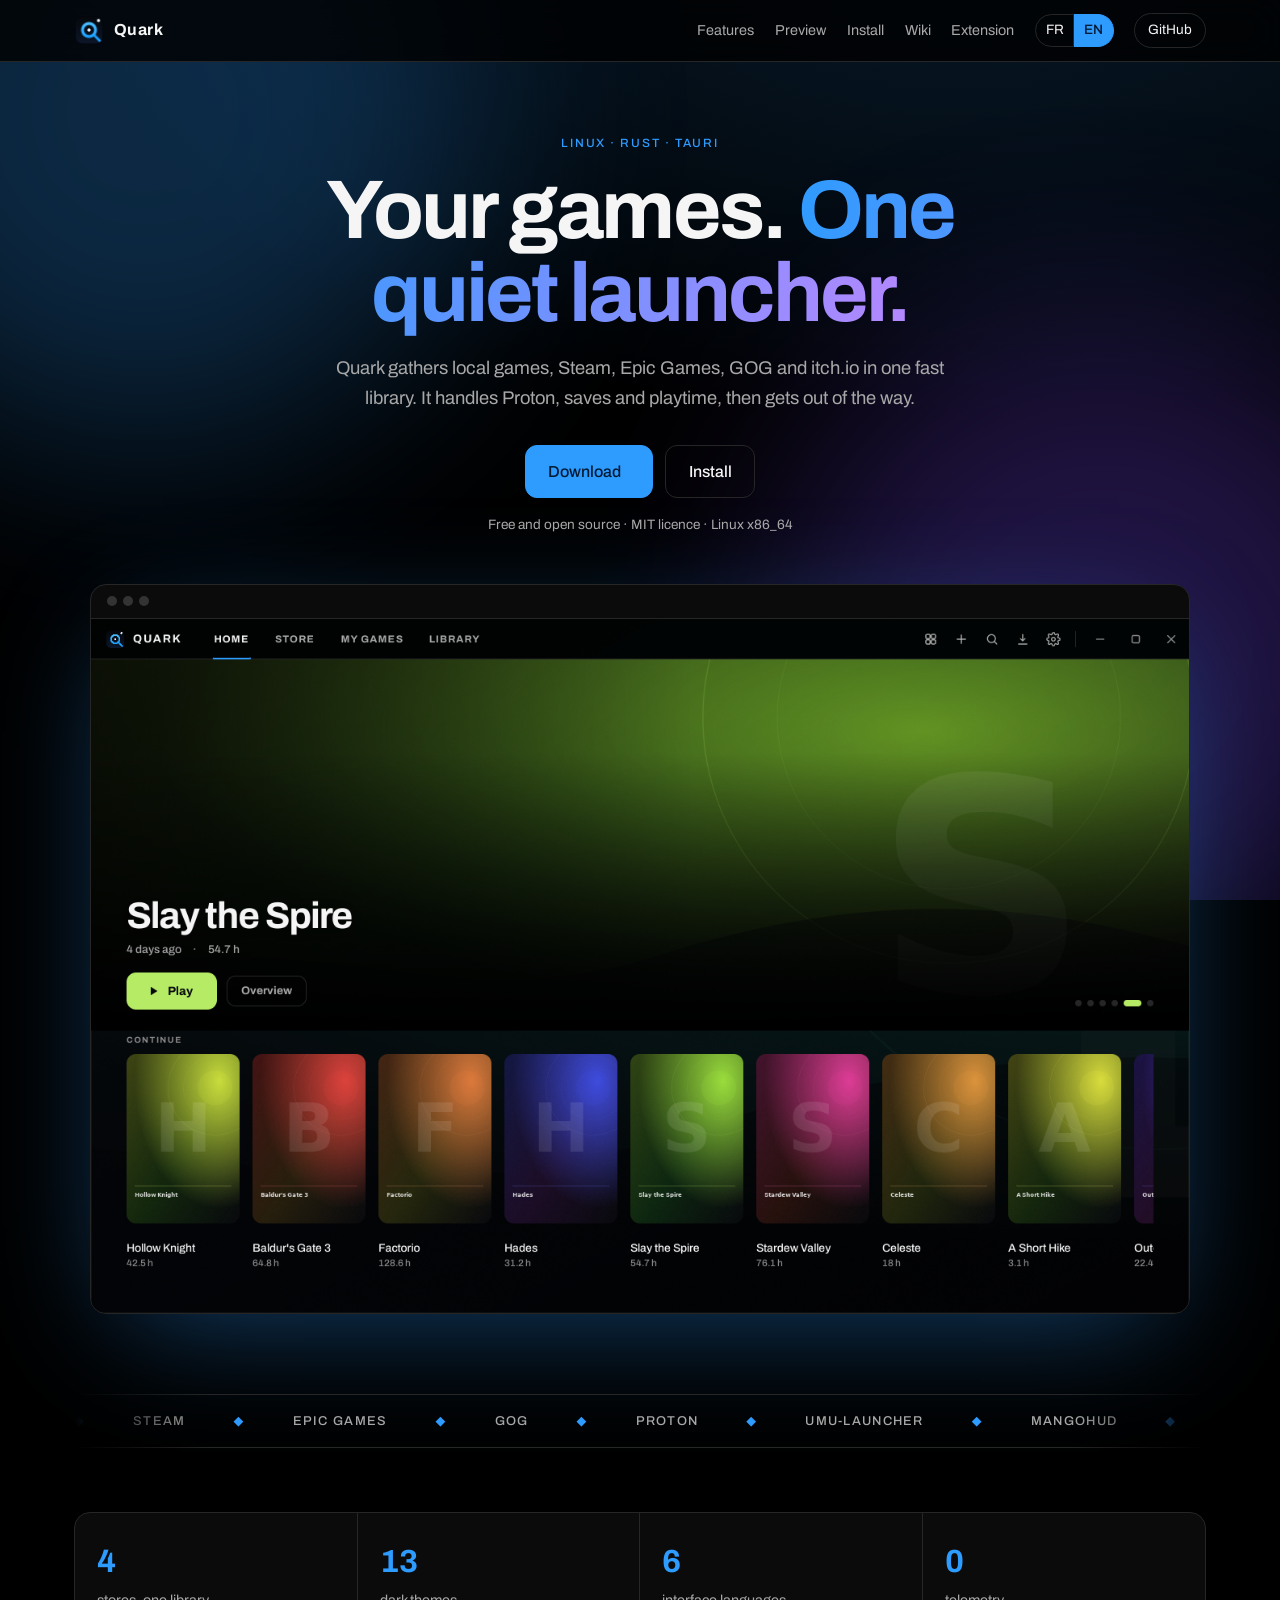
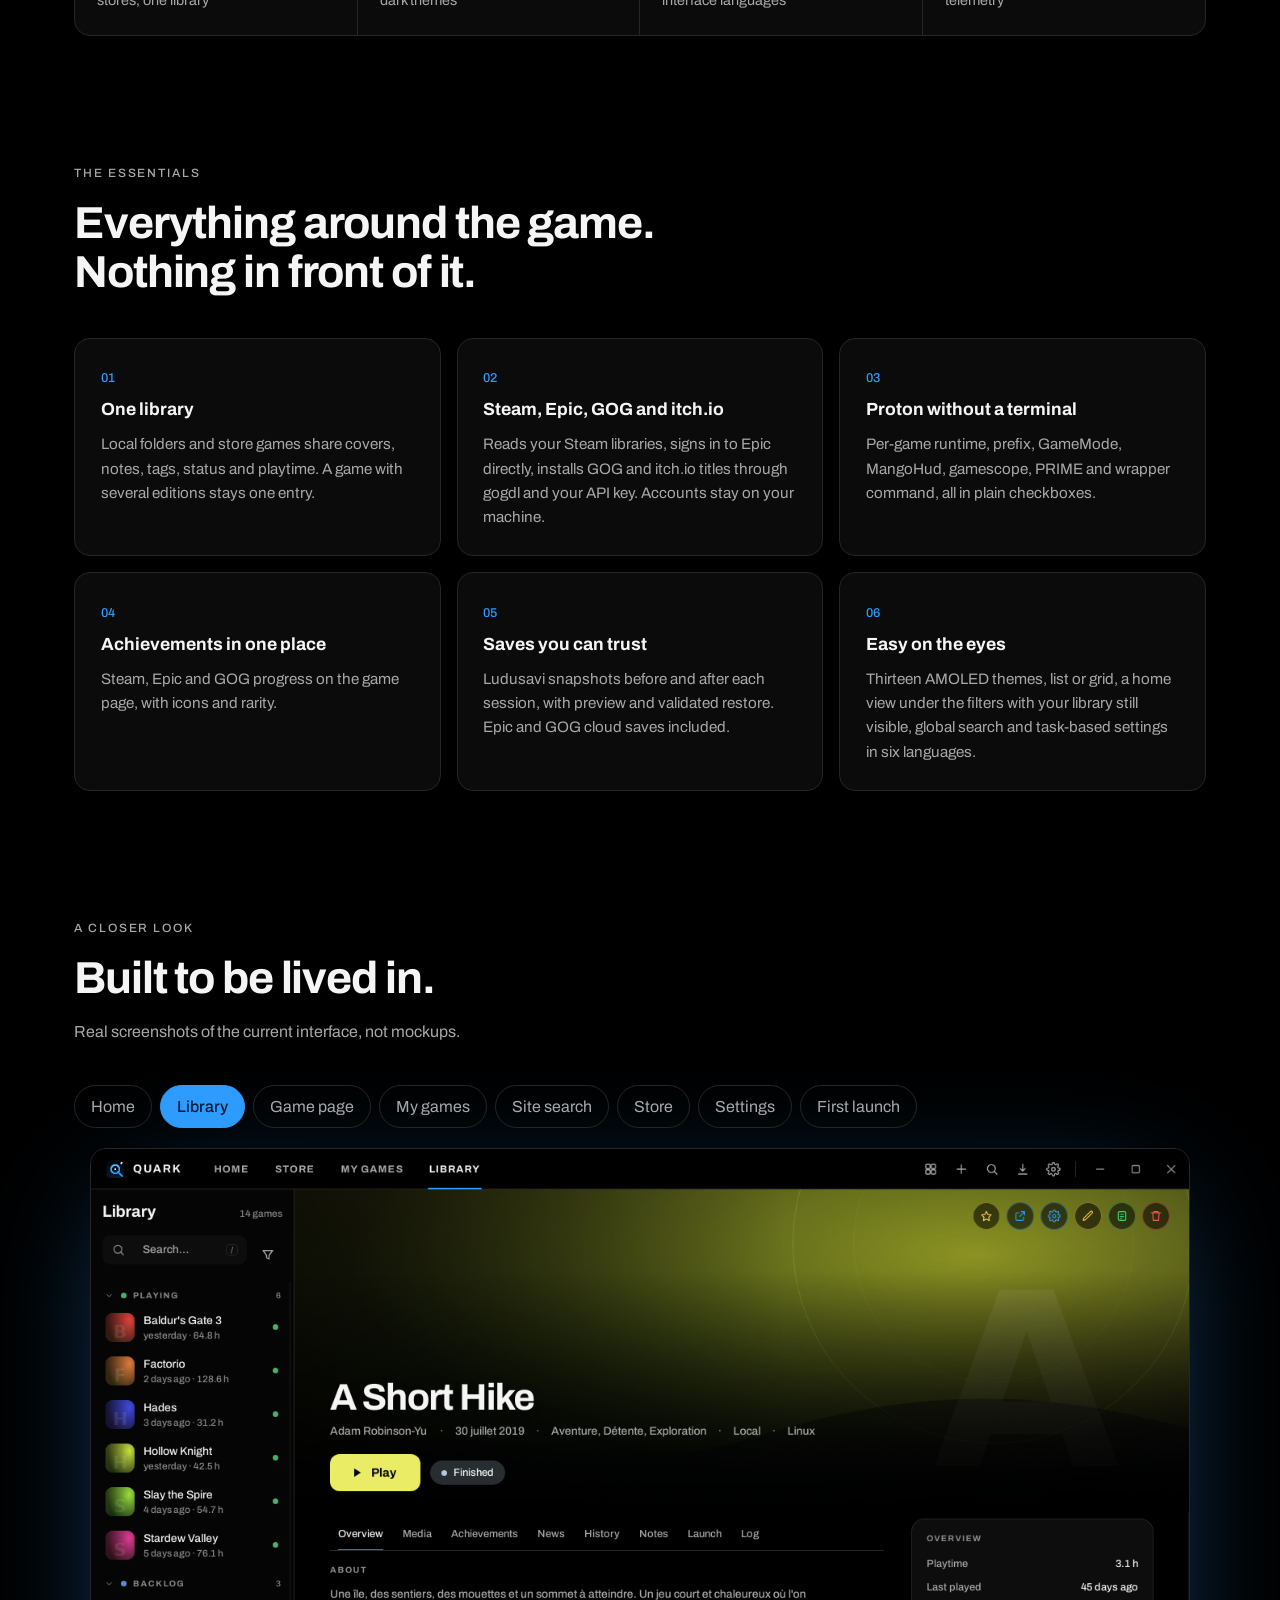
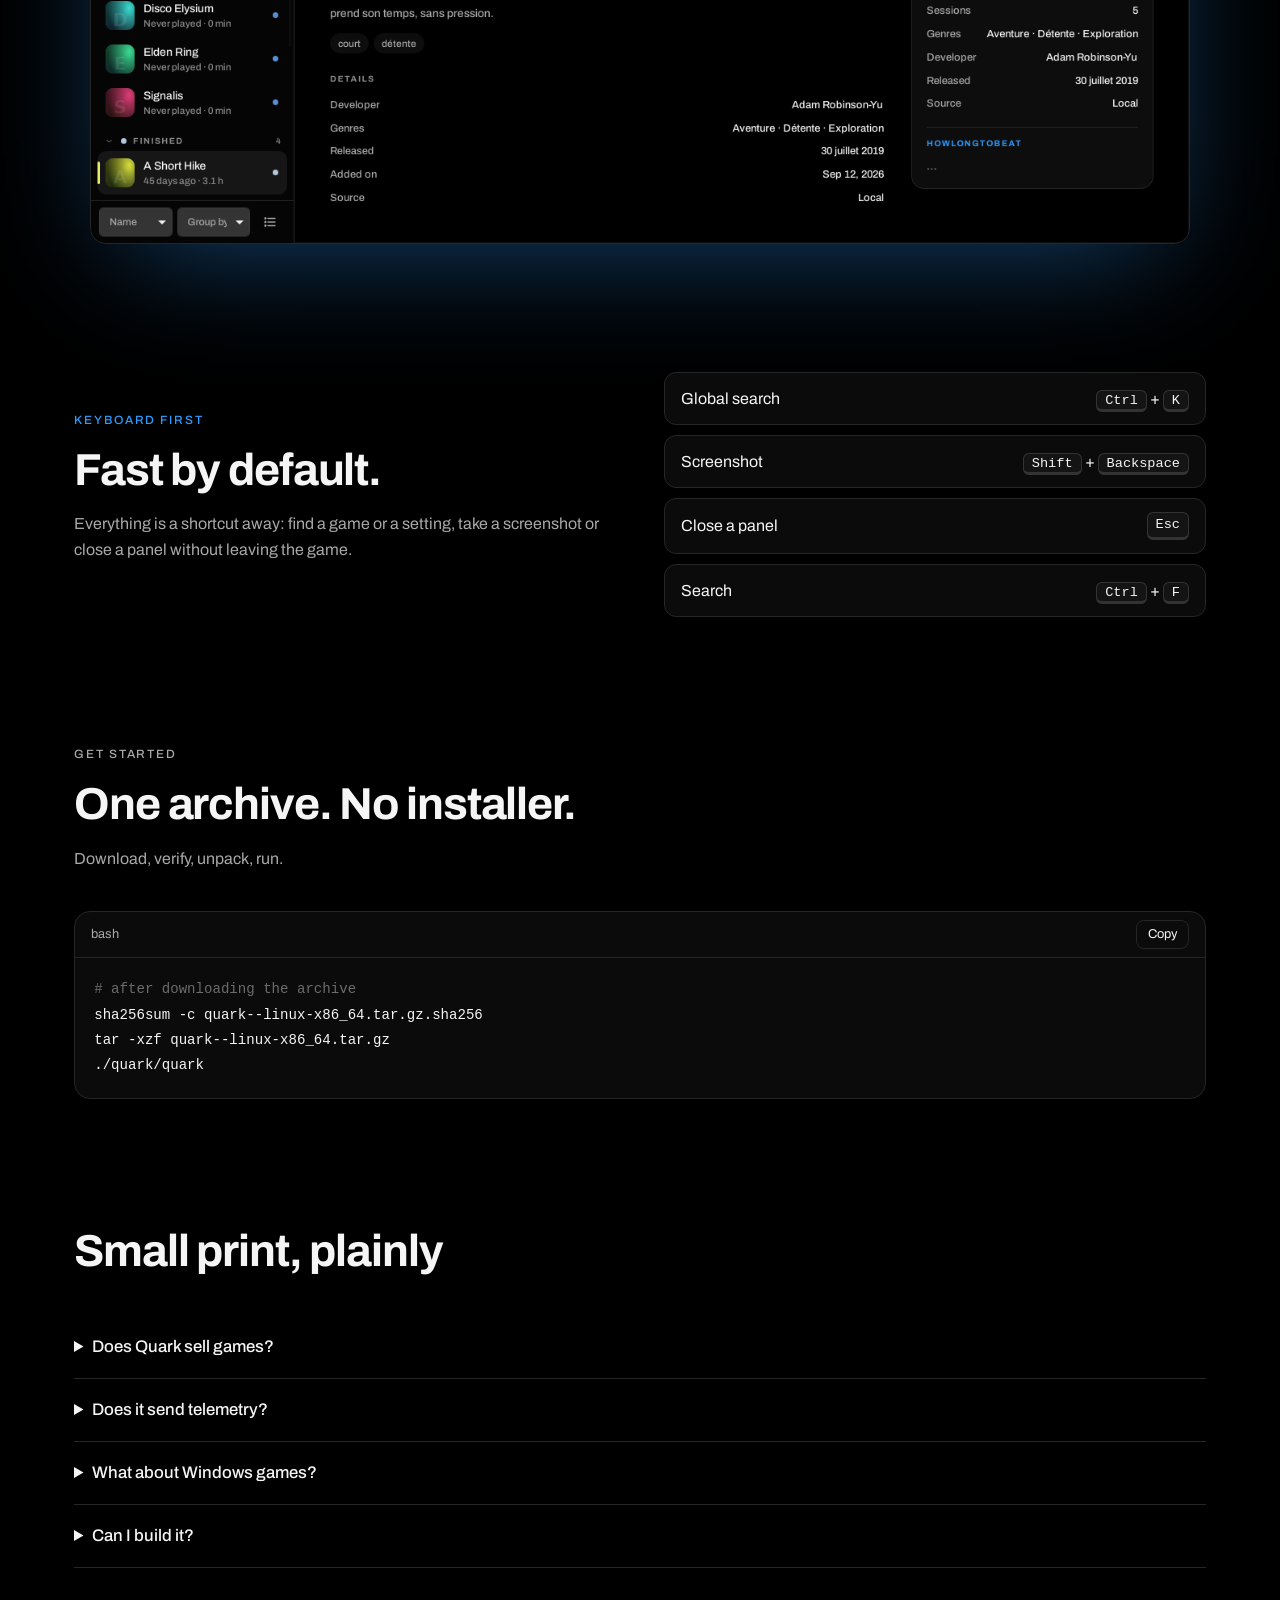
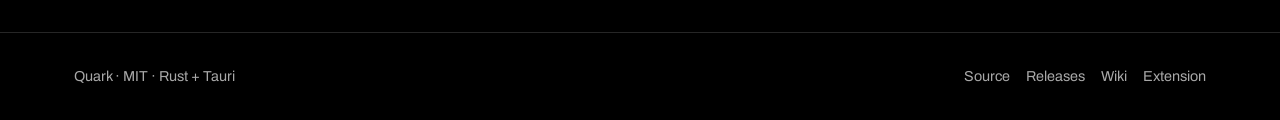
<file: site/index.html>
<!doctype html>
<html lang="en">
<head>
<meta charset="utf-8">
<meta name="viewport" content="width=device-width, initial-scale=1">
<title>Quark — A quiet game launcher for Linux</title>
<meta name="description" content="Quark gathers local games, Steam, Epic Games, GOG and itch.io in one library, with Proton, save snapshots and achievements. Free, open source, written in Rust.">
<meta name="theme-color" content="#000000">
<link rel="canonical" href="https://matheotaku4.github.io/Quark/">
<meta property="og:title" content="Quark — A quiet game launcher for Linux">
<meta property="og:description" content="One library for your local, Steam, Epic, GOG and itch.io games. Rust + Tauri.">
<meta property="og:type" content="website">
<meta property="og:image" content="https://matheotaku4.github.io/Quark/assets/home-en.png">
<meta name="twitter:card" content="summary_large_image">
<link rel="icon" href="assets/quark.png">
<script type="application/ld+json">{"@context":"https://schema.org","@type":"SoftwareApplication","name":"Quark","applicationCategory":"GameApplication","operatingSystem":"Linux","license":"https://opensource.org/licenses/MIT","offers":{"@type":"Offer","price":"0","priceCurrency":"EUR"},"url":"https://matheotaku4.github.io/Quark/"}</script>
<style>
@font-face{font-family:Archivo;src:url(assets/Archivo-Regular.ttf) format("truetype");font-weight:400;font-display:swap}
@font-face{font-family:Archivo;src:url(assets/Archivo-Medium.ttf) format("truetype");font-weight:500 600;font-display:swap}
@font-face{font-family:Archivo;src:url(assets/Archivo-Bold.ttf) format("truetype");font-weight:700;font-display:swap}
:root{color-scheme:dark;--bg:#000;--s1:#0b0b0b;--s2:#141414;--line:#262626;--text:#f5f5f5;--muted:#a8a8a8;--accent:#2e9bff;--on:#001a33;--r:16px;--max:1180px}
*{box-sizing:border-box}
html{scroll-behavior:smooth;scroll-padding-top:5rem}
body{margin:0;background:var(--bg);color:var(--text);font:16px/1.6 Archivo,system-ui,sans-serif;-webkit-font-smoothing:antialiased}
body::before{content:"";position:fixed;inset:0;z-index:-1;background:radial-gradient(60rem 30rem at 75% -5%,color-mix(in srgb,var(--accent) 16%,transparent),transparent)}
img{display:block;max-width:100%;height:auto}a{color:inherit}
code,pre,kbd{font-family:ui-monospace,SFMono-Regular,Consolas,monospace}
.wrap{max-width:var(--max);margin:0 auto;padding:0 1.5rem}
.skip{position:absolute;left:-999px;top:.5rem;background:var(--accent);color:var(--on);padding:.5rem 1rem;border-radius:8px;z-index:50}.skip:focus{left:.5rem}
header{position:sticky;top:0;z-index:20;background:rgba(0,0,0,.8);backdrop-filter:blur(16px);border-bottom:1px solid var(--line)}
header .wrap{display:flex;align-items:center;justify-content:space-between;gap:1rem;padding-block:.8rem}
.brand{display:flex;align-items:center;gap:.6rem;font-weight:700;text-decoration:none;letter-spacing:.03em}.brand img{width:30px;height:30px;border-radius:8px}
nav{display:flex;align-items:center;gap:1.3rem;font-size:.9rem;color:var(--muted)}nav a{text-decoration:none}nav a:hover{color:var(--text)}
.pill,.lang button{border:1px solid var(--line);border-radius:999px;padding:.35rem .8rem;color:var(--text);background:none;font:inherit;font-size:.85rem;cursor:pointer}
.lang{display:flex}.lang button{border-radius:0;padding:.3rem .6rem}.lang button:first-child{border-radius:999px 0 0 999px}.lang button:last-child{border-radius:0 999px 999px 0;border-left:0}
.lang button[aria-pressed=true]{background:var(--accent);color:var(--on);border-color:var(--accent);font-weight:600}
:focus-visible{outline:2px solid var(--accent);outline-offset:3px;border-radius:6px}
.hero{padding:4.5rem 0 2rem;text-align:center}
.eyebrow{color:var(--accent);font-size:.75rem;font-weight:600;letter-spacing:.16em;text-transform:uppercase;margin:0 0 1rem}
h1{font-size:clamp(2.6rem,7vw,5.2rem);line-height:1;letter-spacing:-.035em;margin:0 auto 1.2rem;max-width:14ch}
h1 span{color:var(--accent)}
h2{font-size:clamp(1.8rem,4vw,2.8rem);line-height:1.1;letter-spacing:-.025em;margin:0 0 1rem}
.lead{max-width:56ch;margin:0 auto 2rem;color:var(--muted);font-size:1.15rem}
.cta{display:flex;flex-wrap:wrap;gap:.8rem;justify-content:center}
.btn{display:inline-flex;align-items:center;gap:.5rem;padding:.8rem 1.4rem;border-radius:12px;border:1px solid var(--line);text-decoration:none;font-weight:600;transition:transform .15s}
.btn:hover{transform:translateY(-2px)}.btn.p{background:var(--accent);color:var(--on);border-color:var(--accent)}
.small{color:var(--muted);font-size:.85rem;margin-top:1rem}
.frame{margin:3rem auto 0;max-width:1100px;border:1px solid var(--line);border-radius:var(--r);overflow:hidden;background:var(--s1);box-shadow:0 30px 120px -30px color-mix(in srgb,var(--accent) 45%,transparent)}
.dots{display:flex;gap:6px;padding:.7rem 1rem;border-bottom:1px solid var(--line)}.dots i{width:10px;height:10px;border-radius:50%;background:#333}
.facts{display:grid;grid-template-columns:repeat(4,1fr);margin:4rem 0;border:1px solid var(--line);border-radius:var(--r);background:var(--s1)}
.facts div{padding:1.4rem;border-right:1px solid var(--line)}.facts div:last-child{border:0}
.facts b{display:block;font-size:2rem;color:var(--accent)}.facts span{color:var(--muted);font-size:.9rem}
section{padding:4rem 0}.head{max-width:44rem;margin-bottom:2.5rem}.head p{color:var(--muted)}
.grid{display:grid;grid-template-columns:repeat(3,1fr);gap:1rem}
.card{background:var(--s1);border:1px solid var(--line);border-radius:var(--r);padding:1.6rem;transition:border-color .2s}.card:hover{border-color:var(--accent)}
.card h3{margin:.4rem 0 .5rem;font-size:1.1rem}.card p{margin:0;color:var(--muted);font-size:.95rem}.card em{font-style:normal;color:var(--accent);font-size:.8rem;font-weight:600}
.tabs{display:flex;flex-wrap:wrap;gap:.5rem;margin-bottom:1.2rem}
.tabs button{padding:.5rem 1rem;border:1px solid var(--line);border-radius:999px;background:none;color:var(--muted);font:inherit;cursor:pointer}
.tabs button[aria-selected=true]{background:var(--accent);color:var(--on);border-color:var(--accent);font-weight:600}
#shot{width:100%;aspect-ratio:1360/860;object-fit:cover}
.swatches{display:flex;flex-wrap:wrap;gap:.7rem}
.swatches button{width:44px;height:44px;border-radius:50%;border:2px solid var(--line);cursor:pointer;transition:transform .15s}
.swatches button:hover{transform:scale(1.12)}.swatches button[aria-pressed=true]{border-color:#fff;box-shadow:0 0 0 3px var(--bg),0 0 0 5px var(--accent)}
.split{display:grid;grid-template-columns:1fr 1fr;gap:3rem;align-items:center}
.keys{display:grid;gap:.6rem}.keys div{display:flex;justify-content:space-between;align-items:center;gap:1rem;background:var(--s1);border:1px solid var(--line);border-radius:12px;padding:.8rem 1rem}
kbd{background:var(--s2);border:1px solid #333;border-bottom-width:3px;border-radius:6px;padding:.1rem .5rem;font-size:.85rem}
.term{background:var(--s1);border:1px solid var(--line);border-radius:var(--r);overflow:hidden}
.term .bar{display:flex;justify-content:space-between;align-items:center;padding:.5rem 1rem;border-bottom:1px solid var(--line);color:var(--muted);font-size:.8rem}
.term button{background:none;border:1px solid var(--line);color:var(--text);border-radius:8px;padding:.2rem .7rem;cursor:pointer;font:inherit;font-size:.8rem}
pre{margin:0;padding:1.2rem;overflow-x:auto;font-size:.88rem;line-height:1.8}.c{color:#6b6b6b}
details{border-bottom:1px solid var(--line);padding:1.1rem 0}summary{cursor:pointer;font-weight:600;font-size:1.05rem}details p{color:var(--muted);margin:.6rem 0 0}
footer{border-top:1px solid var(--line);padding:2rem 0;color:var(--muted);font-size:.9rem}footer .wrap{display:flex;flex-wrap:wrap;justify-content:space-between;gap:1rem}footer nav{gap:1rem}
.rv{opacity:0;transform:translateY(16px);transition:.6s}.rv.in{opacity:1;transform:none}
.aurora{position:fixed;inset:0;z-index:-1;overflow:hidden;pointer-events:none}
.aurora i{position:absolute;width:42rem;height:42rem;border-radius:50%;filter:blur(110px);opacity:.26;background:var(--accent);left:-12rem;top:-14rem;animation:drift 22s ease-in-out infinite alternate}
.aurora i+i{background:#7c4dff;left:auto;right:-10rem;top:35vh;animation-duration:28s;animation-direction:alternate-reverse}
@keyframes drift{to{transform:translate(8rem,6rem) scale(1.25)}}
#bar{position:fixed;top:0;left:0;height:3px;width:100%;transform-origin:0 50%;transform:scaleX(0);background:linear-gradient(90deg,var(--accent),#b388ff);z-index:60}
h1 span{background:linear-gradient(100deg,var(--accent),#b388ff,var(--accent));background-size:200% auto;-webkit-background-clip:text;background-clip:text;color:transparent;animation:shine 6s linear infinite}
@keyframes shine{to{background-position:200% center}}
@keyframes up{from{opacity:0;transform:translateY(28px)}}
.hero>*{animation:up .8s cubic-bezier(.2,.7,.2,1) backwards}
.hero>:nth-child(2){animation-delay:.1s}.hero>:nth-child(3){animation-delay:.2s}.hero>:nth-child(4){animation-delay:.3s}.hero>:nth-child(5){animation-delay:.4s}.hero>:nth-child(6){animation-delay:.55s;animation-duration:1.1s}
.hero .frame{transition:transform .25s ease-out}
.btn.p{position:relative;overflow:hidden}
.btn.p::after{content:"";position:absolute;inset:0;background:linear-gradient(110deg,transparent 30%,rgba(255,255,255,.45) 50%,transparent 70%);transform:translateX(-100%);animation:sh 3.5s 1.5s infinite}
@keyframes sh{to{transform:translateX(100%)}}
.marquee{overflow:hidden;margin-top:3rem;border-block:1px solid var(--line);padding:1rem 0;-webkit-mask-image:linear-gradient(90deg,transparent,#000 12%,#000 88%,transparent);mask-image:linear-gradient(90deg,transparent,#000 12%,#000 88%,transparent)}
.marquee div{display:flex;gap:3rem;width:max-content;animation:mq 34s linear infinite;color:var(--muted);font-weight:600;letter-spacing:.1em;text-transform:uppercase;font-size:.8rem}
.marquee span::before{content:"◆";color:var(--accent);margin-right:3rem}
.marquee:hover div{animation-play-state:paused}
@keyframes mq{to{transform:translateX(-50%)}}
.card{position:relative;overflow:hidden}.card>*{position:relative}
.card::before{content:"";position:absolute;inset:0;background:radial-gradient(320px circle at var(--mx,50%) var(--my,50%),color-mix(in srgb,var(--accent) 20%,transparent),transparent 70%);opacity:0;transition:opacity .3s}
.card:hover::before{opacity:1}
.grid>.rv:nth-child(3n+2){transition-delay:.1s}.grid>.rv:nth-child(3n){transition-delay:.2s}
#shot{transition:opacity .35s}
.keys div{transition:transform .2s,border-color .2s}.keys div:hover{transform:translateX(6px);border-color:var(--accent)}
@media(max-width:860px){nav .hide{display:none}.grid,.split{grid-template-columns:1fr}.facts{grid-template-columns:1fr 1fr}.facts div:nth-child(2){border-right:0}.facts div:nth-child(-n+2){border-bottom:1px solid var(--line)}}
@media(prefers-reduced-motion:reduce){*,::before,::after{transition:none!important;animation:none!important;scroll-behavior:auto!important}.rv{opacity:1;transform:none}}
</style>
</head>
<body>
<div id="bar"></div><div class="aurora" aria-hidden="true"><i></i><i></i></div>
<a class="skip" href="#main" data-i="skip"></a>
<header><div class="wrap">
  <a class="brand" href="#top"><img src="assets/quark.png" alt="" width="30" height="30">Quark</a>
  <nav aria-label="Navigation">
    <a class="hide" href="#features" data-i="nav1"></a><a class="hide" href="#showcase" data-i="nav2"></a><a class="hide" href="#install" data-i="nav3"></a>
    <a class="hide" href="https://github.com/Matheotaku4/Quark/wiki">Wiki</a>
    <a class="hide" href="https://matheotaku4.github.io/Quark-sites-extension/" data-i="navExt"></a>
    <span class="lang" role="group" aria-label="Langue / Language"><button data-l="fr">FR</button><button data-l="en">EN</button></span>
    <a class="pill" href="https://github.com/Matheotaku4/Quark">GitHub</a>
  </nav>
</div></header>

<main id="main"><div id="top"></div>
<div class="wrap">
  <div class="hero">
    <p class="eyebrow">Linux · Rust · Tauri</p>
    <h1 data-i="h1"></h1>
    <p class="lead" data-i="lead"></p>
    <div class="cta">
      <a class="btn p" id="dl" href="https://github.com/Matheotaku4/Quark/releases/latest"><span data-i="dl"></span> <span id="ver"></span></a>
      <a class="btn" href="#install" data-i="how"></a>
    </div>
    <p class="small" data-i="fine"></p>
    <div class="frame"><div class="dots" aria-hidden="true"><i></i><i></i><i></i></div>
      <img id="hero-img" src="assets/home-en.png" alt="" width="1360" height="860"></div>
  </div>

  <div class="marquee" aria-hidden="true"><div id="mq"></div></div>
  <div class="facts rv">
    <div><b>4</b><span data-i="f1"></span></div><div><b>13</b><span data-i="f2"></span></div>
    <div><b>6</b><span data-i="f3"></span></div><div><b>0</b><span data-i="f4"></span></div>
  </div>

  <section id="features"><div class="head rv"><p class="eyebrow" data-i="e1"></p><h2 data-i="t1"></h2></div>
    <div class="grid">
      <article class="card rv"><em>01</em><h3 data-i="c1t"></h3><p data-i="c1"></p></article>
      <article class="card rv"><em>02</em><h3 data-i="c2t"></h3><p data-i="c2"></p></article>
      <article class="card rv"><em>03</em><h3 data-i="c3t"></h3><p data-i="c3"></p></article>
      <article class="card rv"><em>04</em><h3 data-i="c4t"></h3><p data-i="c4"></p></article>
      <article class="card rv"><em>05</em><h3 data-i="c5t"></h3><p data-i="c5"></p></article>
      <article class="card rv"><em>06</em><h3 data-i="c6t"></h3><p data-i="c6"></p></article>
    </div>
  </section>

  <section id="showcase"><div class="head rv"><p class="eyebrow" data-i="e2"></p><h2 data-i="t2"></h2><p data-i="n2"></p></div>
    <div class="tabs" role="tablist" id="tabs"></div>
    <div class="frame" style="margin-top:0"><img id="shot" src="assets/library-en.png" alt="" width="1360" height="860" loading="lazy"></div>
  </section>

  <section id="themes" class="split">
    <div class="rv"><p class="eyebrow" data-i="e3"></p><h2 data-i="t3"></h2><p style="color:var(--muted)" data-i="n3"></p>
      </div>
    <div class="keys rv" aria-label="Raccourcis / Shortcuts">
      <div><span data-i="k1"></span><span><kbd>Ctrl</kbd> + <kbd>K</kbd></span></div>
      <div><span data-i="k2"></span><span><kbd>Shift</kbd> + <kbd>Backspace</kbd></span></div>
      <div><span data-i="k3"></span><kbd>Esc</kbd></div>
      <div><span data-i="k4"></span><span><kbd>Ctrl</kbd> + <kbd>F</kbd></span></div>
    </div>
  </section>

  <section id="install"><div class="head rv"><p class="eyebrow" data-i="e4"></p><h2 data-i="t4"></h2><p data-i="n4"></p></div>
    <div class="term rv"><div class="bar"><span>bash</span><button id="copy" data-i="copy"></button></div>
<pre><code id="cmd"></code></pre></div>
  </section>

  <section id="faq"><div class="head rv"><h2 data-i="t5"></h2></div>
    <details><summary data-i="q1"></summary><p data-i="a1"></p></details>
    <details><summary data-i="q2"></summary><p data-i="a2"></p></details>
    <details><summary data-i="q3"></summary><p data-i="a3"></p></details>
    <details><summary data-i="q4"></summary><p data-i="a4"></p></details>
  </section>
</div></main>

<footer><div class="wrap"><span>Quark · MIT · Rust + Tauri</span>
  <nav><a href="https://github.com/Matheotaku4/Quark">Source</a><a href="https://github.com/Matheotaku4/Quark/releases">Releases</a><a href="https://github.com/Matheotaku4/Quark/wiki">Wiki</a><a href="https://github.com/Matheotaku4/Quark-sites-extension">Extension</a></nav></div></footer>

<script>
const D={
fr:{skip:"Aller au contenu",nav1:"Fonctions",nav2:"Aperçu",nav3:"Installer",navExt:"Extension",
h1:"Vos jeux. <span>Un seul lanceur.</span>",lead:"Quark réunit jeux locaux, Steam, Epic Games, GOG et itch.io dans une bibliothèque rapide. Proton, sauvegardes et temps de jeu sont gérés, puis il s’efface.",
dl:"Télécharger",how:"Installation",fine:"Gratuit et open source · licence MIT · Linux x86_64",
f1:"boutiques, une bibliothèque",f2:"thèmes sombres",f3:"langues d’interface",f4:"télémétrie",
e1:"L’essentiel",t1:"Tout autour du jeu. Rien devant.",
c1t:"Une seule bibliothèque",c1:"Dossiers locaux et jeux de boutiques partagent jaquettes, notes, tags, statut et temps de jeu. Un jeu en plusieurs éditions reste une seule entrée.",
c2t:"Steam, Epic, GOG et itch.io",c2:"Lecture de vos bibliothèques Steam, connexion directe à Epic, installation GOG via gogdl et itch.io avec votre clé API. Vos comptes restent sur votre machine.",
c3t:"Proton sans terminal",c3:"Runtime, préfixe, GameMode, MangoHud, gamescope, PRIME et commande wrapper par jeu, en simples cases à cocher.",
c4t:"Succès réunis",c4:"Progression Steam, Epic et GOG sur la fiche, avec icônes et rareté.",
c5t:"Sauvegardes fiables",c5:"Instantanés Ludusavi avant et après chaque session, avec aperçu et restauration validée. Cloud Epic et GOG inclus.",
c6t:"Fait pour vos yeux",c6:"Treize thèmes AMOLED, liste ou grille, accueil sous les filtres avec la bibliothèque visible, recherche globale et réglages par tâche en six langues.",
e2:"Un aperçu",t2:"Conçu pour qu’on y vive.",n2:"Captures réelles de l’interface actuelle, pas des maquettes.",
tab:{home:"Accueil",library:"Bibliothèque",game:"Fiche de jeu",store:"Boutique","my-games":"Mes jeux","site-search":"Recherche multi-sites",settings:"Réglages",onboarding:"Premier lancement"},
e3:"Clavier d’abord",t3:"Rapide par défaut.",n3:"Tout est à un raccourci : cherchez un jeu ou un réglage, prenez une capture ou fermez un panneau sans quitter le jeu.",
k1:"Recherche globale",k2:"Capture d’écran",k3:"Fermer un panneau",k4:"Rechercher",
e4:"Démarrer",t4:"Une archive. Pas d’installeur.",n4:"Téléchargez, vérifiez, décompressez, lancez.",copy:"Copier",copied:"Copié ✓",
t5:"Les petites lignes",
q1:"Quark vend-il des jeux ?",a1:"Non. Il ouvre les pages des boutiques dans votre navigateur et n’achète jamais rien.",
q2:"Y a-t-il de la télémétrie ?",a2:"Aucune. Sessions de boutiques et bibliothèque restent sur votre machine.",
q3:"Et les jeux Windows ?",a3:"Ils passent par Proton ou umu-launcher, avec le préfixe de votre choix.",
q4:"Puis-je le compiler ?",a4:"Oui : clonez le dépôt puis lancez <code>cargo build --release --locked</code>."},
en:{skip:"Skip to content",nav1:"Features",nav2:"Preview",nav3:"Install",navExt:"Extension",
h1:"Your games. <span>One quiet launcher.</span>",lead:"Quark gathers local games, Steam, Epic Games, GOG and itch.io in one fast library. It handles Proton, saves and playtime, then gets out of the way.",
dl:"Download",how:"Install",fine:"Free and open source · MIT licence · Linux x86_64",
f1:"stores, one library",f2:"dark themes",f3:"interface languages",f4:"telemetry",
e1:"The essentials",t1:"Everything around the game. Nothing in front of it.",
c1t:"One library",c1:"Local folders and store games share covers, notes, tags, status and playtime. A game with several editions stays one entry.",
c2t:"Steam, Epic, GOG and itch.io",c2:"Reads your Steam libraries, signs in to Epic directly, installs GOG and itch.io titles through gogdl and your API key. Accounts stay on your machine.",
c3t:"Proton without a terminal",c3:"Per-game runtime, prefix, GameMode, MangoHud, gamescope, PRIME and wrapper command, all in plain checkboxes.",
c4t:"Achievements in one place",c4:"Steam, Epic and GOG progress on the game page, with icons and rarity.",
c5t:"Saves you can trust",c5:"Ludusavi snapshots before and after each session, with preview and validated restore. Epic and GOG cloud saves included.",
c6t:"Easy on the eyes",c6:"Thirteen AMOLED themes, list or grid, a home view under the filters with your library still visible, global search and task-based settings in six languages.",
e2:"A closer look",t2:"Built to be lived in.",n2:"Real screenshots of the current interface, not mockups.",
tab:{home:"Home",library:"Library",game:"Game page",store:"Store","my-games":"My games","site-search":"Site search",settings:"Settings",onboarding:"First launch"},
e3:"Keyboard first",t3:"Fast by default.",n3:"Everything is a shortcut away: find a game or a setting, take a screenshot or close a panel without leaving the game.",
k1:"Global search",k2:"Screenshot",k3:"Close a panel",k4:"Search",
e4:"Get started",t4:"One archive. No installer.",n4:"Download, verify, unpack, run.",copy:"Copy",copied:"Copied ✓",
t5:"Small print, plainly",
q1:"Does Quark sell games?",a1:"No. It opens store pages in your browser and never buys anything.",
q2:"Does it send telemetry?",a2:"None. Store sessions and library data stay on your machine.",
q3:"What about Windows games?",a3:"They run through Proton or umu-launcher with the prefix you choose.",
q4:"Can I build it?",a4:"Yes: clone the repository and run <code>cargo build --release --locked</code>."}};
const TABS=["home","library","game","my-games","site-search","store","settings","onboarding"];
const $=s=>document.querySelector(s),$$=s=>[...document.querySelectorAll(s)];
let lang=(()=>{try{const s=localStorage.getItem("q-lang");if(s)return s}catch(e){}return "en"})();
let tab="library",ver="",dlUrl="";
const img=t=>`assets/${t}-${lang}.png`;
function cmd(){const v=ver||"<version>";return `<span class="c"># ${lang==="fr"?"après téléchargement de l’archive":"after downloading the archive"}</span>
sha256sum -c quark-${v}-linux-x86_64.tar.gz.sha256
tar -xzf quark-${v}-linux-x86_64.tar.gz
./quark/quark`}
function render(){
  const d=D[lang];document.documentElement.lang=lang;
  $$("[data-i]").forEach(e=>e.innerHTML=d[e.dataset.i]);
  $$(".lang button").forEach(b=>b.setAttribute("aria-pressed",b.dataset.l===lang));
  $("#tabs").innerHTML=TABS.map(t=>`<button role="tab" aria-selected="${t===tab}" data-t="${t}">${d.tab[t]}</button>`).join("");
  $("#shot").src=img(tab);$("#shot").alt=d.tab[tab];
  $("#hero-img").src=img("home");$("#hero-img").alt=lang==="fr"?"Écran d’accueil de Quark":"Quark home screen";
  $("#cmd").innerHTML=cmd();
}
document.addEventListener("click",e=>{
  const l=e.target.closest("[data-l]");if(l){lang=l.dataset.l;try{localStorage.setItem("q-lang",lang)}catch(x){}render()}
  const t=e.target.closest("[data-t]");if(t&&t.dataset.t!==tab){tab=t.dataset.t;$("#shot").style.opacity=0;setTimeout(render,180)}
});
$("#copy").addEventListener("click",async()=>{try{await navigator.clipboard.writeText($("#cmd").innerText.replace(/^#.*\n/,""));
  const b=$("#copy");b.textContent=D[lang].copied;setTimeout(()=>b.textContent=D[lang].copy,1600)}catch(e){}});
fetch("https://api.github.com/repos/Matheotaku4/Quark/releases/latest").then(r=>r.ok?r.json():Promise.reject()).then(j=>{
  ver=(j.tag_name||"").replace(/^v/,"");const a=(j.assets||[]).find(x=>/linux-x86_64\.tar\.gz$/.test(x.name));
  if(a)$("#dl").href=a.browser_download_url;$("#ver").textContent=ver?"v"+ver:"";$("#cmd").innerHTML=cmd()}).catch(()=>{});
const io=new IntersectionObserver(es=>es.forEach(e=>{if(e.isIntersecting){e.target.classList.add("in");io.unobserve(e.target)}}),{threshold:.12});
$$(".rv").forEach(e=>io.observe(e));
$("#shot").onload=e=>e.target.style.opacity=1;
const M=["Steam","Epic Games","GOG","Proton","umu-launcher","MangoHud","gamescope","GameMode","Ludusavi","Legendary","gogdl","DirectX 11/12"];
$("#mq").innerHTML=[...M,...M].map(x=>`<span>${x}</span>`).join("");
const bar=$("#bar");addEventListener("scroll",()=>bar.style.transform=`scaleX(${scrollY/(document.documentElement.scrollHeight-innerHeight||1)})`,{passive:true});
const hf=$(".hero .frame"),hp=hf.parentElement;
hp.addEventListener("mousemove",e=>{const r=hf.getBoundingClientRect(),x=(e.clientX-r.left)/r.width-.5,y=(e.clientY-r.top)/r.height-.5;hf.style.transform=`perspective(1200px) rotateY(${x*6}deg) rotateX(${-y*5}deg)`});
hp.addEventListener("mouseleave",()=>hf.style.transform="");
$$(".card").forEach(c=>c.addEventListener("mousemove",e=>{const r=c.getBoundingClientRect();c.style.setProperty("--mx",e.clientX-r.left+"px");c.style.setProperty("--my",e.clientY-r.top+"px")}));
new IntersectionObserver((es,o)=>es.forEach(e=>{if(!e.isIntersecting)return;o.unobserve(e.target);$$(".facts b").forEach(b=>{const n=+b.textContent;let t0;const f=t=>{t0??=t;const p=Math.min((t-t0)/1200,1);b.textContent=Math.round(n*(1-Math.pow(1-p,3)));if(p<1)requestAnimationFrame(f)};b.textContent=0;requestAnimationFrame(f)})}),{threshold:.5}).observe($(".facts"));
render();
</script>
</body>
</html>
</file>
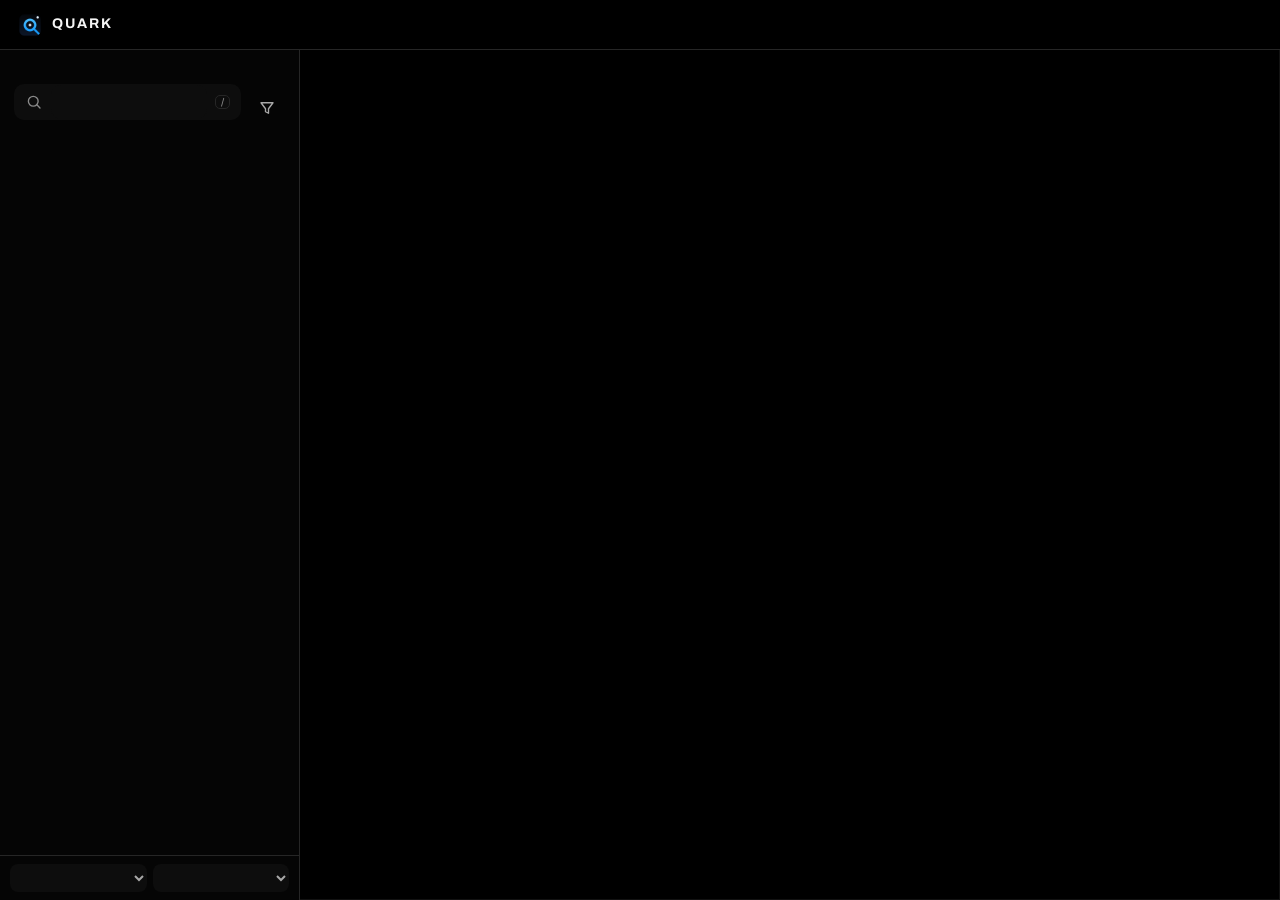
<file: quark-tauri/ui/index.html>
<!doctype html>
<html lang="fr">
<head>
  <meta charset="utf-8">
  <meta name="viewport" content="width=device-width, initial-scale=1">
  <meta name="color-scheme" content="dark">
  <title>Quark</title>
  <link rel="stylesheet" href="styles.css">
</head>
<body data-view="library">
  <div id="shell">
  <header id="top">
    <div class="brand"><img src="quark.png" alt=""><b>QUARK</b></div>
    <nav id="top-tabs"></nav>
    <div id="top-right"></div>
  </header>
  <div class="main">
    <aside class="side">
      <div class="side-top">
        <div class="sh"><h2 id="lib-title"></h2><span id="count"></span></div>
        <div class="srow">
          <label class="search"><svg class="ic" viewBox="0 0 24 24"><circle cx="11" cy="11" r="6.5"/><path d="m20 20-4.2-4.2"/></svg><input id="q" type="search" autocomplete="off" spellcheck="false"><kbd>/</kbd></label>
          <details class="menu fl" id="fl-btn"><summary class="tb" aria-label="Filtres"><svg class="ic" viewBox="0 0 24 24"><path d="M4 5h16l-6 8v6l-4-2v-4z"/></svg></summary><div class="pop" id="fl-pop"></div></details>
        </div>
      </div>
      <div class="batchbar" id="batchbar" hidden></div>
      <div class="list" id="list" tabindex="0"></div>
      <footer class="side-foot"><select id="sort" aria-label="Trier"></select><select id="group" aria-label="Grouper"></select><span id="fl-label" hidden></span></footer>
    </aside>
    <main class="sheet" id="sheet" tabindex="-1"></main>
  </div>
  <div id="modal"></div>
  <div id="ctxmenu" class="ctxmenu" hidden></div>
  <div id="toasts" aria-live="polite"></div>
  </div>
  <script src="html.js"></script>
  <script src="i18n.js"></script>
  <script src="i18n-extra.js"></script>
  <script src="i18n-ru.js"></script>
  <script src="core.js"></script>
  <script src="library.js"></script>
  <script src="dialogs.js"></script>
  <script src="settings.js"></script>
  <script src="providers.js"></script>
  <script src="onboarding.js"></script>
  <script src="saves.js"></script>
  <script src="store.js"></script>
  <script src="deck.js"></script>
  <script src="app.js"></script>
</body>
</html>
</file>
<file: quark-tauri/ui/styles.css>
@font-face{font-family:Archivo;font-weight:400;src:url(Archivo-Regular.ttf)}
@font-face{font-family:Archivo;font-weight:500;src:url(Archivo-Medium.ttf)}
@font-face{font-family:Archivo;font-weight:700;src:url(Archivo-Bold.ttf)}
:root{--bg:#000;--panel:#050505;--surface:#0d0d0d;--surface-2:#111;--surface-3:#181818;--surface-hover:#171717;--border:#262626;--row-selected:#161616;--text:#f5f5f5;--text-dim:#a8a8a8;--text-faint:#8a8a8a;--accent:#2e9bff;--danger:#ff5c5c;--on-accent:#000;--row-h:54px;--sidew:300px;--h:260;--g:hsl(260 78% 66%);--space-1:4px;--space-2:8px;--space-3:12px;--space-4:16px;--space-6:24px;--radius-sm:8px;--radius-md:12px;--radius-lg:16px}
body.compact{--row-h:44px}
*{box-sizing:border-box;margin:0;padding:0}
[hidden]{display:none!important}
html,body{height:100%;overflow:hidden;background:var(--bg)}
body{color:var(--text);font:500 14px/1.45 Archivo,system-ui,sans-serif;-webkit-font-smoothing:antialiased;user-select:none}
#shell{position:fixed;inset:0;display:flex;flex-direction:column;background:var(--bg);overflow:hidden;box-shadow:inset 0 0 0 1px #ffffff12}
button,input,select,textarea{font:inherit;color:inherit;background:none;border:0;outline:0}
button{cursor:pointer}
.ic{width:18px;height:18px;fill:none;stroke:currentColor;stroke-width:1.8;stroke-linecap:round;stroke-linejoin:round;flex:none}
.ic.on{fill:currentColor}
.rz{position:fixed;z-index:60}
/* ---------- barre du haut ---------- */
#top{position:relative;z-index:30;height:50px;flex:none;display:flex;align-items:center;gap:26px;padding:0 0 0 18px;background:var(--bg);border-bottom:1px solid var(--border)}
.brand{display:flex;align-items:center;gap:10px;font-weight:700;letter-spacing:.14em}.brand img{width:24px;height:24px}
#top-tabs{display:flex;gap:4px;height:100%}
#top-tabs button{height:100%;padding:0 14px;color:var(--text-dim);font:700 12.5px Archivo;letter-spacing:.09em;text-transform:uppercase;position:relative}
#top-tabs button:hover{color:var(--text)}
#top-tabs button.on{color:var(--text)}#top-tabs button.on::after{content:"";position:absolute;left:12px;right:12px;bottom:-1px;height:2px;background:var(--accent);border-radius:2px}
#top-right{margin-left:auto;display:flex;align-items:center;height:100%}
.tb{position:relative;width:38px;height:36px;display:grid;place-items:center;border-radius:9px;color:var(--text-dim)}
.tb:hover,.tb.on{background:var(--surface-hover);color:var(--text)}
.pip{position:absolute;top:7px;right:8px;width:7px;height:7px;border-radius:50%;background:var(--accent)}
.vsep{width:1px;height:20px;background:var(--border);margin:0 8px}
.wb{width:44px;height:100%;display:grid;place-items:center;color:var(--text-faint)}.wb:hover{background:var(--surface-hover);color:var(--text)}.wb.x:hover{background:var(--danger);color:#fff}
.main{position:relative;z-index:1;flex:1;min-height:0;display:grid;grid-template-columns:var(--sidew) 1fr}
body.grid .main,body:not([data-view=library]) .main{grid-template-columns:1fr}
body.grid .side,body:not([data-view=library]) .side{display:none}
/* ---------- liste ---------- */
.side{display:flex;flex-direction:column;min-height:0;background:var(--panel);border-right:1px solid var(--border)}
.side-top{padding:16px 14px 8px}
.sh{display:flex;align-items:baseline;justify-content:space-between;margin-bottom:12px}.sh h2{font:700 20px Archivo;letter-spacing:-.01em}.sh span{font-size:12px;color:var(--text-faint)}
.srow{display:flex;gap:6px;align-items:center}
.search{flex:1;display:flex;align-items:center;gap:8px;background:var(--surface);border:1px solid transparent;border-radius:10px;padding:0 10px;height:36px;color:var(--text-faint);min-width:0}
.search:focus-within{border-color:var(--border);color:var(--text)}
.search input{flex:1;min-width:0;height:100%;user-select:text}.search input::-webkit-search-cancel-button{display:none}
kbd{font:500 11px Archivo;color:var(--text-faint);border:1px solid var(--border);border-radius:5px;padding:0 5px}
.menu{position:relative}.menu summary{list-style:none;cursor:pointer}.menu summary::-webkit-details-marker{display:none}
.pop{position:absolute;top:44px;right:0;z-index:40;min-width:220px;background:var(--surface);border:1px solid var(--border);border-radius:12px;padding:6px;box-shadow:0 18px 40px #000a}
.pop button{display:flex;align-items:center;gap:10px;width:100%;padding:8px 10px;border-radius:8px;text-align:left;color:var(--text-dim)}.pop button:hover{background:var(--surface-hover);color:var(--text)}
.fl .pop{padding:12px;display:grid;gap:8px}.fl .pop label{font-size:12px;color:var(--text-faint)}.fl.menu .tb.on,.fl[open] .tb{color:var(--accent)}
#fl-btn.on summary{color:var(--accent);background:var(--surface-hover)}
.list{flex:1;overflow:auto;padding:4px 8px 12px}
.list h4{display:flex;align-items:center;gap:8px;padding:14px 8px 6px;font:700 10.5px Archivo;letter-spacing:.14em;text-transform:uppercase;color:var(--text-faint);cursor:pointer}
.list h4 .ic{width:13px;height:13px;transition:transform .12s}.list h4.cl .ic{transform:rotate(-90deg)}.list h4 .dot{width:7px;height:7px}.list h4 em{margin-left:auto;font-style:normal;font-weight:500;letter-spacing:0}
.row{display:grid;grid-template-columns:36px 1fr 8px;gap:11px;align-items:center;width:100%;height:var(--row-h);padding:0 10px;border-radius:11px;text-align:left;position:relative}
.row:hover{background:var(--surface)}.row.sel{background:var(--row-selected)}
.row.sel::before{content:"";position:absolute;left:0;top:13px;bottom:13px;width:3px;border-radius:3px;background:var(--g)}
.ico{width:36px;height:36px;border-radius:9px;overflow:hidden;display:grid;place-items:center;background:linear-gradient(145deg,hsl(var(--h) 45% 26%),hsl(var(--h) 40% 12%));font:700 13px Archivo;font-style:normal;color:hsl(var(--h) 70% 82%)}
.ico img{width:100%;height:100%;object-fit:cover}
.meta{min-width:0}.meta b{display:block;font-weight:500;white-space:nowrap;overflow:hidden;text-overflow:ellipsis}
.meta small{display:block;font-size:12px;color:var(--text-faint);white-space:nowrap;overflow:hidden;text-overflow:ellipsis}.meta small em{font-style:normal;color:#4cd07d;font-variant-numeric:tabular-nums}
.dot{width:7px;height:7px;border-radius:50%;flex:none}
.live .dot{background:#4cd07d!important;animation:pulse 1.6s infinite}@keyframes pulse{0%{box-shadow:0 0 0 0 #4cd07d88}100%{box-shadow:0 0 0 8px #4cd07d00}}
.none{padding:28px 14px;color:var(--text-faint);text-align:center;line-height:1.7}
.side-foot{display:flex;gap:6px;padding:8px 10px;border-top:1px solid var(--border)}
select{font-size:12.5px;color:var(--text-dim);background:var(--surface);border-radius:8px;padding:6px 8px;min-width:0}.side-foot select{flex:1}select option{background:var(--surface)}
/* ---------- grille ---------- */
.sheet{overflow:auto;position:relative;scroll-behavior:auto;overscroll-behavior:contain;scrollbar-gutter:stable;scrollbar-width:thin;scrollbar-color:var(--border) transparent}
.card,.scard,.pcard,.tile .cover,.row,.snav button,.chipbtn{transition:background-color .14s,color .14s,box-shadow .14s}
.gridwrap{padding:26px 34px}.gridwrap .grid{display:grid;grid-template-columns:repeat(auto-fill,minmax(var(--tile,170px),1fr));gap:22px 18px}
.tile{text-align:left;display:block}
.tile .cover{aspect-ratio:2/3;border-radius:12px;background:center/cover linear-gradient(145deg,hsl(var(--h) 45% 26%),hsl(var(--h) 40% 12%));display:grid;place-items:center;font:700 30px Archivo;color:hsl(var(--h) 70% 82%);position:relative;transition:box-shadow .15s}
.tile:hover .cover{box-shadow:0 12px 30px #000a}.tile .meta{padding:8px 2px 0}.tile .fav{position:absolute;top:8px;right:8px;color:#ffc94d}
.tile.live .cover{box-shadow:0 0 0 2px #4cd07d}.tile.sm{width:140px;flex:none}
/* ---------- fiche ---------- */
.gh{position:relative;height:400px;display:flex;flex-direction:column;justify-content:flex-end}
.gh-art{position:absolute;inset:0;background:center 25%/cover linear-gradient(135deg,hsl(var(--h) 45% 22%),hsl(calc(var(--h) + 50) 40% 10%))}
.gh-mono{position:absolute;right:5%;top:50%;transform:translateY(-50%);font:900 clamp(140px,22vw,260px)/1 Archivo;letter-spacing:-.08em;color:hsl(var(--h) 70% 60% / .09);pointer-events:none;user-select:none}
.gh-fade{position:absolute;inset:0;background:linear-gradient(0deg,var(--bg) 0,color-mix(in srgb,var(--bg) 40%,transparent) 45%,transparent 75%),linear-gradient(90deg,color-mix(in srgb,var(--bg) 70%,transparent),transparent 55%)}
.gh-top{position:absolute;top:16px;left:44px;right:24px;display:flex;align-items:center;gap:10px}.sp{flex:1}
.gh-main{position:relative;padding:0 44px 26px}
.logo{display:block;max-height:130px;max-width:60%;object-fit:contain;object-position:left bottom;margin-bottom:10px;filter:drop-shadow(0 4px 18px #000a)}
h1{font:700 46px/1.05 Archivo;letter-spacing:-.03em;text-shadow:0 4px 24px #000a}
.sub{margin:8px 0 18px;color:var(--text-dim);display:flex;flex-wrap:wrap;gap:4px 14px}.sub span+span::before{content:"·";margin-right:14px;color:var(--text-faint)}
.act{display:flex;align-items:center;gap:12px}
.play{display:flex;align-items:center;gap:9px;height:46px;padding:0 30px 0 24px;border-radius:12px;background:var(--g);color:#05070a;font:700 15px Archivo;transition:filter .12s}
.play:hover{filter:brightness(1.08)}.play:active{filter:brightness(.92)}.play.run{background:var(--surface-hover);color:var(--text);box-shadow:inset 0 0 0 1px var(--border)}
.clock{font-variant-numeric:tabular-nums;color:#4cd07d;font-size:15px}
.chip{display:inline-flex;align-items:center;gap:8px;padding:6px 14px;border-radius:99px;background:color-mix(in srgb,var(--sc) 22%,transparent);color:var(--text);font-size:13px}.chip i{width:7px;height:7px;border-radius:50%;background:var(--sc)}
.st .pop{left:0;right:auto;top:38px}
.acts{display:flex;gap:8px;margin-left:auto}
.ib{width:34px;height:34px;border-radius:50%;display:grid;place-items:center;color:var(--c);box-shadow:inset 0 0 0 1px color-mix(in srgb,var(--c) 45%,transparent);background:color-mix(in srgb,var(--bg) 55%,transparent)}.ib:hover,.ib.on{background:color-mix(in srgb,var(--c) 20%,var(--bg))}
.ib.sm{width:28px;height:28px;--c:var(--text-faint)}.ib .ic{width:16px;height:16px}
.badge{padding:3px 12px;border-radius:99px;background:color-mix(in srgb,var(--bc) 32%,#000c);color:#fff;font:700 11.5px Archivo;letter-spacing:.05em;text-transform:uppercase}
.warn{color:#ffb454;font-size:13px;display:block;margin-top:12px}
.gb{display:grid;grid-template-columns:1fr 300px;gap:34px;padding:8px 44px 50px;align-items:start}
.tabs{display:flex;gap:4px;border-bottom:1px solid var(--border);margin-bottom:18px}.tabs button{padding:10px 10px;font-size:13px;white-space:nowrap;color:var(--text-dim);position:relative}.tabs button.on{color:var(--text)}.tabs button.on::after{content:"";position:absolute;left:10px;right:10px;bottom:-1px;height:2px;background:var(--accent)}
.tabs.sm{margin-bottom:12px}
.ov{background:var(--surface);border:1px solid var(--border);border-radius:var(--radius-lg);padding:18px;position:sticky;top:14px}
h3{font:700 10.5px Archivo;letter-spacing:.14em;text-transform:uppercase;color:var(--text-faint);margin-bottom:12px;display:flex;justify-content:space-between;align-items:center}h3.blue{color:var(--accent)}h3 span{letter-spacing:0;text-transform:none;font-weight:500}
.kv{display:flex;justify-content:space-between;gap:14px;padding:5px 0;font-size:13px}.kv span{color:var(--text-dim)}.kv b{font-weight:500;text-align:right}.kv b.path{word-break:break-all;font-size:12px;max-width:62%;user-select:text}
.hr{height:1px;background:var(--border);margin:14px 0}.dim{color:var(--text-faint)}
.lnk{color:var(--accent);margin-top:8px;font-size:13px;text-decoration:underline;text-underline-offset:3px}
.newshead{display:flex;justify-content:space-between;align-items:center;margin-bottom:6px}.newshead h3{margin:0}
details.news{padding:14px 4px;border-bottom:1px solid var(--border)}details.news summary{list-style:none;cursor:pointer}details.news summary::-webkit-details-marker{display:none}
details.news small{color:var(--text-faint)}details.news b{display:block;font:700 16px Archivo;margin:3px 0}details.news p{color:var(--text-dim);font-size:13px}
.nbody{margin:10px 0;color:var(--text-dim);font-size:13px;line-height:1.6;white-space:pre-wrap;user-select:text}
.sec0{margin-bottom:26px}.bars{display:grid;grid-template-columns:repeat(12,1fr);gap:6px;align-items:end;height:70px}
.bars i{display:block;border-radius:4px;background:var(--surface-hover);min-height:4px}.bars i.v{background:hsl(var(--h) 55% 45%)}.bars i.now{background:var(--g)}
.sess{display:grid;gap:2px}.sess div{display:flex;justify-content:space-between;color:var(--text-dim);font-size:13px;padding:6px 0;border-bottom:1px solid color-mix(in srgb,var(--border) 50%,transparent)}.sess div span:last-child{color:var(--text);font-variant-numeric:tabular-nums}
.empty{height:100%;display:grid;place-content:center;justify-items:center;gap:12px;text-align:center;color:var(--text-dim)}.empty h2{font:700 26px Archivo;color:var(--text)}
/* ---------- accueil ---------- */
.home .gh.big{height:460px}.dots{position:absolute;right:44px;bottom:30px;display:flex;gap:7px}.dots button{width:8px;height:8px;border-radius:50%;background:var(--border)}.dots button.on{background:var(--g);width:22px;border-radius:4px}
.rail{padding:6px 44px 18px}.cards{display:flex;gap:16px;overflow:auto;padding-bottom:10px}
/* ---------- boutons & modales ---------- */
.btn{display:inline-flex;align-items:center;gap:8px;padding:9px 18px;border-radius:11px;background:var(--text);color:var(--bg);font-weight:700}
.btn.sec{background:transparent;color:var(--text-dim);box-shadow:inset 0 0 0 1px var(--border)}.btn.sec:hover{color:var(--text);background:var(--surface)}.btn.red{background:var(--danger);color:#fff}.btn.sm{padding:6px 12px;font-size:13px}.btn:disabled{opacity:.4;cursor:default}
.scrim{position:absolute;inset:0;z-index:50;background:#000b;display:grid;place-items:start center;padding-top:9vh}
.modal{width:min(520px,92vw);max-height:80vh;overflow:auto;background:var(--panel);border:1px solid var(--border);border-radius:18px;padding:24px;box-shadow:0 30px 80px #000}.modal.wide{width:min(660px,94vw)}
.modal h2{font:700 20px Archivo;margin-bottom:16px}.modal .desc{color:var(--text-dim);line-height:1.6}
.fl{display:block;margin-top:12px}.fl>span{display:block;font-size:12px;color:var(--text-faint);margin-bottom:5px}
input[type=text],input[type=search],textarea{width:100%;background:var(--surface);border-radius:10px;padding:9px 12px;user-select:text;border:1px solid transparent}input:focus,textarea:focus{border-color:var(--border)}
textarea{min-height:84px;resize:vertical;line-height:1.5}
.row2{display:flex;gap:8px;align-items:center}.row2>*{flex:1;min-width:0}.row2>button{flex:none}.row2 .fl{margin-top:12px}
.foot{display:flex;justify-content:flex-end;gap:8px;margin-top:20px}.foot.l{justify-content:flex-start;flex-wrap:wrap}
.pills{display:flex;gap:6px;margin-bottom:6px;flex-wrap:wrap}.pills button{padding:5px 13px;border-radius:99px;color:var(--text-dim);box-shadow:inset 0 0 0 1px var(--border)}.pills button.on{background:var(--text);color:var(--bg);box-shadow:none}
.gsbody{min-height:200px}.envs{display:grid;gap:8px;margin:12px 0}.dll b{flex:1;font-weight:500}.dll label{flex:none}
.ck{display:inline-flex;align-items:center;gap:7px;color:var(--text-dim);font-size:13px;margin-right:14px}.sw2{display:flex;flex-wrap:wrap;gap:8px 4px;margin:14px 0 2px}
input[type=checkbox]{accent-color:var(--accent);width:15px;height:15px}
.arts{display:flex;gap:12px;margin-bottom:6px}.art{flex:1;display:grid;gap:8px;justify-items:stretch}.thumb{height:78px;border-radius:10px;background:var(--surface-hover) center/cover;border:1px dashed var(--border);display:grid;place-items:center;color:var(--text-faint)}.thumb.has{border:0}.artph .ic{width:22px;height:22px}
.logbox{background:var(--surface);border-radius:12px;padding:12px 14px;font:12px/1.5 ui-monospace,monospace;color:var(--text-dim);white-space:pre-wrap;max-height:50vh;overflow:auto;user-select:text}
.pal{width:min(580px,92vw);background:var(--panel);border:1px solid var(--border);border-radius:16px;overflow:hidden;box-shadow:0 30px 80px #000}
.pal input{width:100%;padding:18px 20px;font-size:16px;border-radius:0;border-bottom:1px solid var(--border);background:transparent}.pal .res{max-height:50vh;overflow:auto;padding:6px}
.pal button{display:flex;align-items:center;gap:12px;width:100%;padding:9px 12px;border-radius:9px;text-align:left}.pal button.on{background:var(--surface-hover)}.pal small{margin-left:auto;color:var(--text-faint)}
#toasts{position:fixed;right:18px;bottom:18px;z-index:70;display:grid;gap:8px}.toast{background:var(--surface-hover);border:1px solid var(--border);padding:10px 16px;border-radius:11px;max-width:380px}.toast.err{border-color:var(--danger);color:#ffb3b3}
/* ---------- paramètres ---------- */
.settings{display:grid;grid-template-columns:230px 1fr;min-height:100%;align-items:start;background:linear-gradient(90deg,color-mix(in srgb,var(--panel) 90%,transparent) 0 229px,var(--border) 229px 230px,transparent 230px)}
.snav{padding:22px 14px;display:flex;flex-direction:column;gap:2px;border-right:1px solid var(--border);background:var(--panel);position:sticky;top:0;align-self:start;max-height:calc(100vh - 56px);overflow-y:auto}
.snav input{margin-bottom:12px}.snav button{text-align:left;padding:9px 12px;border-radius:9px;color:var(--text-dim)}.snav button:hover{background:var(--surface)}.snav button.on{background:var(--surface-hover);color:var(--text)}
.sbody{padding:26px 44px 60px;max-width:860px}.sbody h2{font:700 26px Archivo;letter-spacing:-.02em;margin-bottom:20px}
.card{background:var(--surface);border:1px solid var(--border);border-radius:var(--radius-lg);padding:18px 20px;margin-bottom:var(--space-4)}.card h3{margin-bottom:6px}
.hint{color:var(--text-faint);font-size:13px;margin:6px 0 10px}
.sw,.fl2{display:flex;justify-content:space-between;align-items:center;gap:24px;padding:11px 0;border-bottom:1px solid color-mix(in srgb,var(--border) 55%,transparent)}.card>:last-child{border-bottom:0}
.sw small,.fl2 small{display:block;color:var(--text-faint);font-size:12px;font-weight:400}.sw.col{flex-direction:column;align-items:stretch}.fl2 input{max-width:290px}.card input[type=text],.card textarea,.modal input[type=text],.modal textarea{background:var(--surface-hover);border-color:var(--border)}.card input[type=text]:focus,.card textarea:focus,.modal input[type=text]:focus,.modal textarea:focus{border-color:var(--accent)}
.sw select{max-width:240px}.card .sw select{width:290px}.sw input[type=checkbox]{appearance:none;width:38px;height:22px;background:var(--surface-hover);border-radius:99px;position:relative;cursor:pointer;flex:none}
.sw input[type=checkbox]::after{content:"";position:absolute;top:3px;left:3px;width:16px;height:16px;border-radius:50%;background:var(--text-dim);transition:.15s;pointer-events:none}.sw input[type=checkbox]:checked{background:var(--accent)}.sw input[type=checkbox]:checked::after{left:19px;background:var(--on-accent)}
.rg{display:flex;align-items:center;gap:12px}.rg input{width:180px;accent-color:var(--accent)}.rg output{width:34px;text-align:right;color:var(--text-dim);font-size:13px}
.themes{display:grid;grid-template-columns:repeat(auto-fill,minmax(112px,1fr));gap:8px;margin-top:10px}
.th{height:58px;border-radius:12px;padding:8px 10px;text-align:left;font-size:12px;display:flex;flex-direction:column;justify-content:space-between;box-shadow:inset 0 0 0 1px var(--border)}.th.on{box-shadow:inset 0 0 0 2px var(--accent)}.th i{width:14px;height:14px;border-radius:50%}
.chips{display:flex;flex-wrap:wrap;gap:6px;margin:8px 0 12px}.chips span{padding:3px 11px;border-radius:99px;background:var(--surface-hover);color:var(--text-dim);font-size:13px}
.stats3{display:flex;gap:46px}.stats3 b{display:block;font:700 26px Archivo;letter-spacing:-.02em}.stats3 span{font-size:12px;color:var(--text-faint)}
.heat{display:grid;grid-template-rows:repeat(7,12px);grid-auto-flow:column;grid-auto-columns:12px;gap:4px;overflow:auto;direction:rtl;justify-content:center}.hc{border-radius:3px;background:var(--surface-hover)}.hc.l1{background:color-mix(in srgb,var(--accent) 35%,var(--surface))}.hc.l2{background:color-mix(in srgb,var(--accent) 65%,var(--surface))}.hc.l3{background:var(--accent)}
.topg{display:flex;align-items:center;gap:14px;padding:6px 0;font-size:13px}.topg span{width:200px;white-space:nowrap;overflow:hidden;text-overflow:ellipsis}.topg i{height:6px;border-radius:4px;background:var(--accent);flex:none}.topg b{margin-left:auto;font-weight:500;color:var(--text-dim)}
.drow{display:flex;align-items:center;gap:14px;padding:8px 0;border-bottom:1px solid color-mix(in srgb,var(--border) 55%,transparent)}.drow>div{flex:1;min-width:0}.drow small{display:block;color:var(--text-faint);font-size:12px;white-space:nowrap;overflow:hidden;text-overflow:ellipsis}.drow i{height:6px;border-radius:4px;background:var(--accent)}.drow span{width:74px;text-align:right;color:var(--text-dim)}
::-webkit-scrollbar{width:9px;height:9px}::-webkit-scrollbar-thumb{background:var(--border);border-radius:9px;border:2px solid transparent;background-clip:content-box}
.modal .foot{position:sticky;bottom:-24px;background:var(--panel);padding:14px 0 0;margin-top:14px}
.sw.col{gap:0}.sw.col>span{margin-bottom:2px}
/* ---------- boutique ---------- */
.store{padding:20px 40px 50px;max-width:1500px}
.sbar{display:flex;gap:10px}.sbar input{flex:1;height:40px}.sbar .btn{height:40px}
.sline{margin-top:12px;color:var(--text-faint);font-size:13px}.sline.err{color:var(--danger)}
.schips{display:flex;flex-wrap:wrap;gap:8px;margin:16px 0 4px}.schips button{padding:5px 14px;border-radius:99px;color:var(--text-dim);box-shadow:inset 0 0 0 1px var(--border);font-size:13px}.schips button:hover{color:var(--text);background:var(--surface)}
.stop{display:grid;grid-template-columns:1fr 290px;gap:18px;margin-top:18px;align-items:start}
.shero{position:relative;height:380px;border-radius:18px;overflow:hidden;background:center/cover var(--surface);display:flex;align-items:flex-end;box-shadow:inset 0 0 0 1px var(--border)}
.sh-in{position:relative;padding:26px 30px;display:grid;gap:12px;justify-items:start}.sh-in h2{font:700 30px Archivo;letter-spacing:-.02em;text-shadow:0 3px 18px #000c}
.pill{padding:3px 12px;border-radius:99px;background:#000c;color:var(--accent);font:700 11px Archivo;letter-spacing:.1em}
.price{display:flex;align-items:baseline;gap:9px;font-size:13px}.price b{font-weight:700;font-size:14px}.price s{color:var(--text-faint);font-size:12px}.price em.disc{font-style:normal;color:var(--accent);font-weight:700}.price.big{font-size:15px}.price.big b{font-size:17px}
.stop .ov{position:static;padding:16px}.lead{display:flex;align-items:center;gap:12px;width:100%;padding:11px 2px;border-bottom:1px solid color-mix(in srgb,var(--border) 60%,transparent);text-align:left}.lead:last-child{border:0}
.lead span{color:var(--text-faint);font-size:12px;width:20px}.lead b{flex:1;font-weight:500;font-size:13.5px;white-space:nowrap;overflow:hidden;text-overflow:ellipsis}.lead em{font-style:normal;color:var(--text-faint);font-size:12px}.lead:hover b{color:var(--accent)}
.shead{margin:34px 0 14px;scroll-margin-top:10px}.shead h3{font:700 16px Archivo;letter-spacing:0;text-transform:none;color:var(--text);margin:0}.shead small{color:var(--text-faint);font-size:12px}
.sgrid{display:grid;grid-template-columns:repeat(auto-fill,minmax(210px,1fr));gap:16px}
.rail2{display:flex;gap:16px;overflow:auto;padding-bottom:8px}.rail2 .scard{width:230px;flex:none}
.scard{display:block;text-align:left;background:var(--surface);border-radius:var(--radius-md);overflow:hidden;box-shadow:inset 0 0 0 1px var(--border);transition:box-shadow .14s,transform .14s}
.scard:hover{box-shadow:inset 0 0 0 1px var(--accent),0 12px 30px #0009;transform:translateY(-2px)}
.simg{position:relative;aspect-ratio:460/215;background:center/cover var(--surface-hover)}
.rank,.dbadge,.lx{position:absolute;top:8px;padding:2px 8px;border-radius:7px;font:700 11.5px Archivo}.rank{left:8px;background:#000b;color:#fff;border-radius:50%;width:22px;height:22px;display:grid;place-items:center;padding:0}
.dbadge{right:8px;background:var(--accent);color:var(--on-accent)}.lx{left:8px;top:auto;bottom:8px;background:#000b;color:#fff;font-weight:500}
.sinfo{padding:11px 13px 13px;display:grid;gap:5px}.sinfo b{font-weight:500;white-space:nowrap;overflow:hidden;text-overflow:ellipsis}.sinfo small{color:var(--text-faint);font-size:12px}

/* ---------- Mes jeux, comptes et outils ---------- */
.mygames{padding:26px 34px 40px}
.pvhero{display:flex;align-items:flex-end;justify-content:space-between;gap:24px;margin-bottom:18px}
.pvhero h2{font:700 34px/1.1 Archivo;letter-spacing:-.03em;margin:8px 0 4px}.pvhero p{color:var(--text-dim);max-width:640px}
.pvactions{display:flex;gap:8px;flex:none}
.accounts{display:grid;grid-template-columns:repeat(auto-fit,minmax(220px,1fr));gap:10px;margin-bottom:12px}
.accounts.col{grid-template-columns:1fr;margin:12px 0 4px}
.account{display:flex;align-items:center;gap:10px;padding:10px 12px;border:1px solid var(--border);border-radius:var(--radius-md);background:var(--surface-2)}
.account>div{min-width:0;flex:1}.account b{display:block;font-weight:500}.account small{display:block;color:var(--text-faint);font-size:11.5px;white-space:nowrap;overflow:hidden;text-overflow:ellipsis}
.pdot{width:8px;height:8px;border-radius:50%;background:var(--text-faint);flex:none}.account.on .pdot{background:#4cd07d}
.pvtools{display:grid;grid-template-columns:repeat(auto-fit,minmax(220px,1fr));gap:10px;margin-bottom:18px}
.tool{display:flex;align-items:center;gap:10px;padding:10px 12px;border:1px solid var(--border);border-radius:var(--radius-md);background:var(--surface-2)}
.tool>div{flex:1;min-width:0}.tool b{display:block;font-weight:500}.tool small{display:block;color:var(--text-faint);font-size:11.5px}.tool .ok{color:#4cd07d;font-weight:700}
.pvfilters{display:flex;align-items:center;gap:10px;flex-wrap:wrap;margin:18px 0 16px;padding:10px;background:var(--surface);border:1px solid var(--border);border-radius:14px}
.pvfilters input{flex:1;min-width:180px;height:34px;padding:0 10px;background:var(--bg);border-radius:9px;user-select:text}
.pvfilters select{height:34px}
.pchips{display:flex;gap:4px;flex-wrap:wrap}.pchips button,.chipbtn{padding:6px 11px;border-radius:8px;color:var(--text-dim);display:inline-flex;align-items:center;gap:6px}.pchips button.on,.pchips button:hover,.chipbtn:hover{background:var(--surface-hover);color:var(--text)}.pchips button.on{background:var(--text);color:var(--bg)}
.chipbtn{border:1px solid var(--border);background:var(--surface)}
.pvgrid{display:grid;grid-template-columns:repeat(auto-fill,minmax(210px,1fr));gap:18px}
.pvmore{grid-column:1/-1;width:100%;padding:16px;text-align:center;color:var(--text-faint);font-size:13px;border:1px dashed var(--border);border-radius:12px;background:var(--surface);cursor:pointer}
.pvmore:hover{color:var(--text);border-color:var(--accent)}
.pcard{position:relative;background:var(--surface);border:1px solid var(--border);border-radius:14px;overflow:hidden;display:flex;flex-direction:column;min-width:0}
.pcover{aspect-ratio:16/9;background:center/cover linear-gradient(145deg,hsl(var(--h) 40% 22%),#080808);position:relative;display:grid;place-items:center;font:700 34px Archivo;color:#fff8}
.pcover img{position:absolute;inset:0;width:100%;height:100%;object-fit:cover}.pcover b{opacity:.35;position:relative;z-index:1}.pvsrc,.pvstate{position:absolute;top:8px;z-index:2;padding:3px 8px;border-radius:99px;font:700 10px Archivo;letter-spacing:.06em;text-transform:uppercase;background:#000c}.pvsrc{left:8px;color:var(--pc)}.pvstate{right:8px;color:var(--text-dim)}.pvstate.on{color:#4cd07d}
.pmeta{padding:10px 12px 12px;display:flex;flex-direction:column;gap:3px;min-width:0}.pmeta>b{white-space:nowrap;overflow:hidden;text-overflow:ellipsis;font-weight:500}.pmeta>small{font-size:11.5px;color:var(--text-faint);white-space:nowrap;overflow:hidden;text-overflow:ellipsis}
.pactions{display:flex;gap:6px;flex-wrap:wrap;margin-top:8px}.pvwait{font-size:12px;color:var(--text-dim)}
.dllbar{display:flex;align-items:center;gap:8px;padding:10px 12px;border:1px solid var(--border);border-radius:11px;background:var(--surface);margin:8px 0 12px}
.dllbar>div{flex:1;min-width:0}.dllbar b{display:block;font-weight:500}.dllbar small{display:block;color:var(--text-faint);font-size:11.5px;word-break:break-all}
.dllgrid{display:grid;grid-template-columns:repeat(auto-fill,minmax(220px,1fr));gap:6px;margin:8px 0 16px}
.dllrow{display:flex;align-items:center;gap:8px;padding:8px 10px;border:1px solid var(--border);border-radius:var(--radius-sm);background:var(--surface-2);cursor:pointer;min-width:0}
.dllrow span{min-width:0;flex:1}.dllrow b{display:block;font-weight:500;white-space:nowrap;overflow:hidden;text-overflow:ellipsis}.dllrow small{display:block;color:var(--text-faint);font-size:11px;white-space:nowrap;overflow:hidden;text-overflow:ellipsis}
.dllrow input{flex:none;width:15px;height:15px;accent-color:var(--accent)}
.dlltitle{margin:14px 0 4px;font:600 12px Archivo;letter-spacing:.08em;text-transform:uppercase;color:var(--text-faint)}
.steamlist{display:grid;gap:4px;max-height:48vh;overflow:auto;margin:10px 0}.steamlist .ck{align-items:flex-start;padding:9px 8px;border-radius:9px}.steamlist .ck:hover{background:var(--surface-hover)}.steamlist .ck span{display:grid;gap:2px}.steamlist .ck small{font-size:11px;color:var(--text-faint);word-break:break-all}.steamlist .ck em{font-style:normal;font-size:11px;color:#4cd07d}

/* ---------- fiches : médias, succès, notes ---------- */
.taglist{display:flex;gap:6px;flex-wrap:wrap;margin-top:12px}.taglist span{padding:4px 10px;border-radius:99px;background:var(--surface);color:var(--text-dim);font-size:12px}
.abouttext{color:var(--text-dim);line-height:1.75;max-width:78ch;user-select:text}
.notesbox{width:100%;min-height:230px;background:var(--surface);border:1px solid var(--border);border-radius:12px;padding:12px 14px;line-height:1.6;resize:vertical;user-select:text}
.trailerwrap{background:#000;border-radius:14px;overflow:hidden;margin-bottom:16px}.trailerwrap video{display:block;width:100%;aspect-ratio:16/9;background:#000}
.trailerplay{display:block;position:relative;width:100%;aspect-ratio:16/9;padding:0;border:0;background:#000;cursor:pointer}.trailerplay img{width:100%;height:100%;object-fit:cover;display:block;opacity:.82;transition:opacity .18s}.trailerplay:hover img{opacity:1}.tplay{position:absolute;inset:0;margin:auto;width:64px;height:64px;border-radius:50%;display:grid;place-items:center;background:#000a;border:1px solid #ffffff30;color:#fff}.tplay .ic{width:26px;height:26px}
.trailerbar{display:flex;align-items:center;justify-content:space-between;gap:12px;padding:8px 12px;background:var(--surface)}
.trailerbar-actions{display:flex;align-items:center;gap:10px;margin-left:auto}
.trailervol{display:flex;align-items:center;gap:7px;color:var(--text-dim)}
.trailervol .ic{width:16px;height:16px}
.trailervol input{width:96px;height:16px;accent-color:var(--accent);cursor:pointer}
.trailerfail{margin:0;padding:12px;background:var(--surface);color:var(--text-dim);font-size:13px}
.shots{display:grid;grid-template-columns:repeat(auto-fill,minmax(220px,1fr));gap:10px}.shots button{border-radius:10px;overflow:hidden;aspect-ratio:16/9;background:var(--surface)}.shots img{width:100%;height:100%;object-fit:cover;transition:filter .2s}.shots button:hover img{filter:brightness(1.12)}
.achhead{margin-bottom:16px}.achhead h3{display:flex;align-items:baseline;justify-content:space-between}.achhead h3 span{font:500 13px Archivo;color:var(--text-faint)}.achhead small{display:block;color:var(--text-faint);margin-top:6px}
.pbar{height:7px;border-radius:99px;background:var(--surface-hover);overflow:hidden;margin-top:8px}.pbar i{display:block;height:100%;background:var(--accent);border-radius:99px}
.achlist{display:grid;gap:6px}.ach{display:grid;grid-template-columns:46px 1fr auto;gap:12px;align-items:center;padding:9px 10px;border-radius:var(--radius-sm);background:var(--surface-2);opacity:.62}.ach.on{opacity:1;background:var(--surface)}
.achico{width:46px;height:46px;border-radius:9px;background:var(--surface-hover);display:grid;place-items:center;overflow:hidden;color:var(--text-faint)}.achico img{width:100%;height:100%;object-fit:cover}.ach.on .achico{color:#ffc94d}
.ach b{display:block;font-weight:500}.ach small{display:block;color:var(--text-faint);font-size:12px;line-height:1.45}.achmeta{text-align:right;display:grid;gap:3px;font-size:12px;color:var(--text-dim)}.achmeta em{font-style:normal;color:var(--text-faint)}

/* ---------- sélection multiple et vues ---------- */
.batchbar{display:flex;align-items:center;gap:8px;padding:8px 12px;background:color-mix(in srgb,var(--accent) 14%,var(--panel));border-bottom:1px solid var(--border);font-size:12px;color:var(--text-dim)}
.batchbar span{flex:1}.row.marked{background:color-mix(in srgb,var(--accent) 15%,var(--row-selected))}.row .check,.tile .check{display:grid;place-items:center;width:18px;height:18px;border-radius:50%;background:var(--accent);color:var(--bg);font:700 11px Archivo}
.tile.marked .cover{box-shadow:0 0 0 2px var(--accent)}.tile .check{position:absolute;top:8px;left:8px}
.viewlist{display:grid;gap:4px;margin:10px 0 16px;max-height:44vh;overflow:auto}.viewrow{display:flex;align-items:center;gap:8px;padding:8px;border-radius:9px}.viewrow:hover{background:var(--surface-hover)}.viewrow>div{flex:1;min-width:0}.viewrow b{display:block;font-weight:500}.viewrow small{display:block;color:var(--text-faint);font-size:11.5px;white-space:nowrap;overflow:hidden;text-overflow:ellipsis}
.card.mini{padding:12px 14px;margin:10px 0}.card.mini p{margin-top:4px}

/* ---------- installations et sauvegardes ---------- */
.instrow{display:flex;flex-direction:column;gap:2px;width:100%;text-align:left;padding:7px 8px;border-radius:8px;color:var(--text-dim);margin-bottom:2px}
.instrow:hover{background:var(--surface-hover);color:var(--text)}.instrow.on{background:var(--surface);color:var(--text);box-shadow:inset 2px 0 0 var(--accent)}.instrow b{font-weight:500;font-size:12.5px}.instrow small{font-size:10.5px;color:var(--text-faint);white-space:nowrap;overflow:hidden;text-overflow:ellipsis}
.savelist{display:grid;gap:3px;margin:10px 0;max-height:38vh;overflow:auto}.saverow{display:grid;grid-template-columns:1fr auto auto;gap:8px;padding:5px 7px;border-radius:7px;background:var(--surface);font-size:11.5px}.saverow.bad{color:var(--danger)}.saverow .path{white-space:nowrap;overflow:hidden;text-overflow:ellipsis}.saverow em{font-style:normal;color:var(--text-faint)}.saverow small{color:var(--text-faint)}

/* ---------- mouvement ---------- */
@media (prefers-reduced-motion: reduce){
  *,*::before,*::after{animation-duration:.01ms!important;animation-iteration-count:1!important;transition-duration:.01ms!important;scroll-behavior:auto!important}
}

.ck input[type=checkbox],.dllrow input[type=checkbox]{appearance:none;width:18px;height:18px;border-radius:6px;background:var(--surface-hover);border:1px solid var(--border);position:relative;cursor:pointer;flex:none;transition:background .15s,border-color .15s}
.ck input[type=checkbox]:checked,.dllrow input[type=checkbox]:checked{background:var(--accent);border-color:var(--accent)}
.ck input[type=checkbox]:checked::after,.dllrow input[type=checkbox]:checked::after{content:"";position:absolute;left:5px;top:2px;width:4px;height:9px;border:solid var(--on-accent);border-width:0 2px 2px 0;transform:rotate(45deg)}
/* ---------- menu contextuel ---------- */
.ctxmenu{position:fixed;z-index:90;width:232px;padding:6px;background:var(--surface);border:1px solid var(--border);border-radius:12px;box-shadow:0 18px 50px #000c}
.ctxmenu button{display:flex;align-items:center;gap:10px;width:100%;padding:8px 10px;border-radius:8px;text-align:left;color:var(--text-dim);font-size:13px}
.ctxmenu button:hover,.ctxmenu button.on{background:var(--surface-hover);color:var(--text)}
.ctxmenu .ic{width:15px;height:15px}
.ctxhead{padding:7px 10px 9px;font-weight:700;color:var(--text);white-space:nowrap;overflow:hidden;text-overflow:ellipsis}
.ctxsep{height:1px;margin:5px 6px;background:var(--border)}
.ctxlabel{display:block;padding:5px 10px 4px;color:var(--text-faint);font-size:10.5px;letter-spacing:.12em;text-transform:uppercase}
.ctxdot{width:7px;height:7px;border-radius:50%;flex:none}
/* ---------- défilement ---------- */
.list,.sheet{scrollbar-width:thin;scrollbar-color:var(--border) transparent}

/* ---------- mode Deck / manette ---------- */
body.deck #top{height:68px;padding-left:24px;gap:32px}
body.deck .brand img{width:30px;height:30px}
body.deck .brand{font-size:16px}
body.deck #top-tabs button{font-size:14px;padding:0 20px}
body.deck .tb{width:46px;height:46px;border-radius:12px}
body.deck .tb .ic{width:22px;height:22px}
body.deck .wb{display:none}
body.deck .main{grid-template-columns:minmax(340px,38%) 1fr;padding-bottom:42px}
body.deck .side{background:color-mix(in srgb,var(--panel) 96%,transparent)}
body.deck .side-top{padding:20px 18px 10px}
body.deck .sh h2{font-size:24px}
body.deck .search{height:44px;font-size:15px}
body.deck .list{padding:6px 10px 16px}
body.deck .row{height:60px;grid-template-columns:46px 1fr 10px;padding:0 12px;border-radius:13px}
body.deck .ico{width:46px;height:46px;border-radius:11px}
body.deck .meta b{font-size:15px}
body.deck .meta small{font-size:12.5px}
body.deck .side-foot{padding:10px 12px}
body.deck .side-foot select{font-size:13px;padding:8px}
body.deck .gridwrap{padding:30px 38px}
body.deck .gridwrap .grid{grid-template-columns:repeat(auto-fill,minmax(190px,1fr));gap:28px 22px}
body.deck .tile .cover{border-radius:16px}
body.deck .tile .meta b{font-size:15px}
body.deck .gh{height:360px}
body.deck .gh-main{padding:0 48px 30px}
body.deck h1{font-size:54px}
body.deck .play{height:54px;padding:0 38px 0 30px;font-size:17px}
body.deck .gb{grid-template-columns:1fr 340px;padding:10px 48px 60px}
body.deck .rail{padding:8px 48px 24px}
body.deck .cards{gap:20px}
body.deck .tile.sm{width:180px}
body.deck .snav button{font-size:14px;padding:13px 16px}
body.deck .sw{padding:13px 0;font-size:14px}
body.deck .sw select{font-size:13px;padding:8px 10px}
body.deck .modal{width:min(620px,92vw);padding:30px;border-radius:20px}
body.deck .modal.wide{width:min(760px,94vw)}
body.deck .pal{width:min(680px,92vw)}
body.deck .pal button{padding:13px 16px;font-size:15px}
body.deck .btn{font-size:14px;padding:11px 20px}
body.deck .btn.sm{font-size:13px;padding:8px 14px}
body.deck .deck-hints{position:fixed;left:0;right:0;bottom:0;z-index:45;height:42px;display:flex;align-items:center;justify-content:center;gap:26px;background:var(--bg);border-top:1px solid var(--border);font-size:12px;color:var(--text-dim)}
body.deck .deck-hints b{display:inline-grid;place-items:center;min-width:22px;height:22px;margin-right:6px;border-radius:50%;background:var(--surface-hover);color:var(--text);font-size:11px}
.deck-focus{outline:3px solid var(--accent)!important;outline-offset:3px!important}
body.deck .deck-menu{display:grid;gap:10px;margin-top:8px}
body.deck .deck-menu .btn{justify-content:flex-start;font-size:16px;padding:15px 18px}
body.deck .deck-menu .btn .ic{width:22px;height:22px}

body.deck:not([data-view=library]) .main{grid-template-columns:1fr}
body.deck :focus{outline:none}
body.deck :focus-visible{outline:none}

/* ---------- transferts de boutique ---------- */
.transfers{display:grid;gap:10px;margin-top:4px}
.transfer{background:var(--surface);border:1px solid var(--border);border-radius:13px;padding:14px}
.transfer.done{border-color:#4cd07d66}.transfer.failed{border-color:#ff5c5c66}
.t-top{display:flex;align-items:baseline;gap:10px;justify-content:space-between}.t-top b{font-weight:600;overflow:hidden;text-overflow:ellipsis;white-space:nowrap}.t-top small{color:var(--text-faint);font-size:12px;flex:none}
.t-bar{height:7px;border-radius:99px;background:var(--surface-hover);overflow:hidden;margin:12px 0 8px}
.t-bar i{display:block;height:100%;border-radius:99px;background:var(--accent);transition:width .25s}
.t-bar.indeterminate i{animation:transfer-slide 1.2s ease-in-out infinite;min-width:35%}
@keyframes transfer-slide{0%{transform:translateX(-100%)}100%{transform:translateX(300%)}}
.t-meta{display:flex;justify-content:space-between;gap:10px;color:var(--text-dim);font-size:12.5px}.t-meta b{font-weight:600;color:var(--text);font-variant-numeric:tabular-nums}
.t-error{margin-top:8px;color:#ffb3b3;font-size:12.5px}.t-ok{margin-top:8px;color:#8ee6ad;font-size:12.5px}

/* ---------- scan et choix d'illustrations ---------- */
.scanlist{max-height:42vh;overflow:auto;display:grid;gap:6px;margin-top:12px}
.scanrow{display:flex;align-items:center;gap:10px;padding:10px 12px;border-radius:10px;background:var(--surface)}
.scanrow span{min-width:0}.scanrow b{display:block;font-weight:500;overflow:hidden;text-overflow:ellipsis;white-space:nowrap}.scanrow small{display:block;color:var(--text-faint);font-size:12px;overflow:hidden;text-overflow:ellipsis;white-space:nowrap}
.artgrid{display:grid;grid-template-columns:repeat(auto-fill,minmax(92px,1fr));gap:8px;margin:10px 0}
.artcand{position:relative;border-radius:9px;overflow:hidden;background:var(--surface);aspect-ratio:2/3;display:block}
.artcand img{width:100%;height:100%;object-fit:cover;display:block}
.artcand span{position:absolute;left:0;right:0;bottom:0;padding:5px 6px;font-size:11px;background:#000b;color:#fff;text-align:left}
.artcand:hover{outline:2px solid var(--accent);outline-offset:2px}

/* ---------- recherche web ---------- */
.webhit{display:grid;grid-template-columns:56px 1fr auto auto;gap:10px;align-items:center;padding:8px;border-radius:10px;background:var(--surface)}
.webhit img{width:56px;height:56px;object-fit:cover;border-radius:8px;background:var(--surface-hover)}
.webhit b{display:block;font-weight:500;overflow:hidden;text-overflow:ellipsis;white-space:nowrap}.webhit small{display:block;color:var(--text-faint);font-size:12px;overflow:hidden;text-overflow:ellipsis;white-space:nowrap}

/* ---------- comparaison des succès ---------- */
.achcmp{padding:12px 14px;border-radius:11px;background:var(--surface);border:1px solid var(--border)}.achcmp.err{border-color:#ff5c5c55}
.achcmp .t-top small{text-transform:capitalize}

/* ---------- robustesse des colonnes de fiche ---------- */
.gb{grid-template-columns:minmax(0,1fr) 300px}
.gb>*{min-width:0}
.tabs{overflow-x:auto;scrollbar-width:none}.tabs::-webkit-scrollbar{display:none}
body.deck .gb{grid-template-columns:minmax(0,1fr) 340px}

/* ---------- 2.0.1 : confort et performance ---------- */
.srow{gap:8px}
.fl>.tb{width:36px;height:36px;flex:none;border:1px solid transparent;border-radius:10px}
.fl[open]>.tb{border-color:var(--border)}
.dep-off{opacity:.42;pointer-events:none;filter:saturate(.35)}
#tabc.tab-anim{animation:tab-in .18s cubic-bezier(.2,.7,.3,1)}
@keyframes tab-in{from{opacity:0;transform:translateY(7px)}to{opacity:1;transform:none}}
@media (prefers-reduced-motion: reduce){#tabc.tab-anim{animation:none}}
.pcover b{opacity:.32}
.pcover img{opacity:0;transition:opacity .18s ease-out}
.pcover img[src]{opacity:1}
video::-webkit-media-controls-fullscreen-button{display:none}
body.cinema{background:#000}
body.cinema::before{content:"";position:fixed;inset:0;background:#000;z-index:9998}
video.cinema-video{position:fixed;inset:0;width:100vw;height:100vh;z-index:9999;object-fit:contain;background:#000}


/* ---------- 2.1 : Mes jeux ---------- */
.pvtoolbar{display:flex;align-items:center;gap:8px;flex-wrap:wrap;margin:18px 0 10px;padding:8px;background:var(--surface);border:1px solid var(--border);border-radius:14px}
.pvtoolbar input[type=search]{flex:1;min-width:220px;height:34px;padding:0 11px;background:var(--bg);border:1px solid transparent;border-radius:9px;color:var(--text);user-select:text}
.pvtoolbar input[type=search]:focus{border-color:var(--accent);outline:none}
.pvtoolbar select{height:34px;min-width:118px}
.pvcount{color:var(--text-faint);font-size:12px;margin:0 2px 12px}
.pvlist{display:flex;flex-direction:column;gap:6px}
.pvrow{display:flex;align-items:center;gap:12px;padding:7px 10px;background:var(--surface);border:1px solid var(--border);border-radius:12px;min-width:0}
.pvrow:hover{background:var(--surface-hover);border-color:color-mix(in srgb,var(--accent) 45%,var(--border))}
.pvrow-main{flex:1;min-width:0}.pvrow-main b{display:block;font-weight:500;white-space:nowrap;overflow:hidden;text-overflow:ellipsis}.pvrow-main small{display:block;color:var(--text-faint);font-size:11.5px;white-space:nowrap;overflow:hidden;text-overflow:ellipsis}
.pvrow .pvstate{position:static;flex:none;background:transparent;color:var(--text-dim)}
.pvrow .pactions{margin:0;flex-wrap:nowrap}
.pcover.sm{width:44px;height:58px;aspect-ratio:auto;border-radius:7px;flex:none;font-size:20px}
.pvmono{position:relative;z-index:1;opacity:.38}
.pcover img{z-index:0}
.pv-skeleton{display:grid;grid-template-columns:repeat(auto-fill,minmax(210px,1fr));gap:18px}
.pcard.sk{height:260px;background:linear-gradient(100deg,var(--surface) 20%,var(--surface-hover) 40%,var(--surface) 60%);background-size:220% 100%;animation:pvsk 1.2s linear infinite}
@keyframes pvsk{to{background-position:-220% 0}}
@media (prefers-reduced-motion: reduce){.pcard.sk{animation:none}}
.pvmenu{display:flex;flex-direction:column;gap:6px;margin:10px 0}
.pvmenu .btn{justify-content:flex-start}
.pvmenubtn{width:30px;min-width:30px;padding:0;font-size:15px;color:var(--text-faint)}
/* ---------- recherche multi-sites ---------- */
.websearchrow{display:flex;gap:8px;margin-bottom:10px}
.websearchrow input{flex:1;height:40px}
.webchips{display:flex;flex-wrap:wrap;gap:6px;margin-bottom:8px}
.webchip{padding:5px 10px;border-radius:999px;border:1px solid var(--border);color:var(--text-dim);font-size:12px;background:var(--surface-2)}
.webchip:hover{color:var(--text);border-color:var(--text-faint)}
.webchip.on{background:var(--text);color:var(--bg);border-color:var(--text)}
.webnote{margin:0 0 12px;color:var(--text-faint);font-size:12px}
#web-res{max-height:56vh;overflow:auto;display:grid;gap:14px;padding-right:4px}
.webgroup{display:grid;gap:6px}
.webhead{display:flex;align-items:center;gap:8px;padding:2px 2px 4px;border-bottom:1px solid var(--border)}
.webhead b{font-size:13px}.webhead small{color:var(--text-faint);font-size:12px}.webhead em{margin-left:auto;color:var(--text-faint);font-style:normal;font-size:12px}
.webdot{width:8px;height:8px;border-radius:50%;background:var(--text-faint);flex:none}
.websearch{display:inline-flex;align-items:center;gap:5px;color:var(--accent);font-size:12px}.websearch .ic{width:13px;height:13px}
.weberr{margin:2px 0 4px;padding:6px 9px;border-radius:var(--radius-sm);background:color-mix(in srgb,var(--danger) 12%,var(--surface));color:var(--danger);font-size:12px}
.webhit{display:grid;grid-template-columns:44px 1fr auto auto;gap:10px;align-items:center;padding:8px;border-radius:var(--radius-md);background:var(--surface-2)}
.webhit:hover{background:var(--surface-hover)}
.webcover{width:44px;height:58px;border-radius:var(--radius-sm);overflow:hidden;display:grid;place-items:center;background:linear-gradient(145deg,#1b1b1b,#0b0b0b);color:var(--text-dim);font-weight:700}
.webcover img{width:100%;height:100%;object-fit:cover}
.webmeta{min-width:0}.webmeta b{display:block;font-weight:500;overflow:hidden;text-overflow:ellipsis;white-space:nowrap}.webmeta small{display:block;color:var(--text-faint);font-size:12px;overflow:hidden;text-overflow:ellipsis;white-space:nowrap}
.webempty{padding:22px 10px;text-align:center;color:var(--text-faint)}
/* ---------- extensions ---------- */
.extlist{display:grid;gap:10px;margin-top:14px}
.extcard{padding:12px 14px;border:1px solid var(--border);border-radius:var(--radius-md);background:var(--surface-2)}
.exthead{display:flex;align-items:center;justify-content:space-between;gap:12px}
.exthead b{display:block;font-size:14px}.exthead small{display:block;margin-top:3px;color:var(--text-faint);font-size:12px}
.extactions{display:flex;gap:6px;flex:none}
.exturl{margin-top:8px;color:var(--text-dim);font:12px ui-monospace,SFMono-Regular,Menlo,monospace;overflow-wrap:anywhere}
.extmeta{margin-top:4px;color:var(--text-faint);font-size:12px}.extmeta b{color:var(--danger)}
.extempty{padding:18px 10px;text-align:center;color:var(--text-faint);font-size:13px}
@media (max-width:760px){.exthead{align-items:flex-start;flex-direction:column}.extactions{width:100%}.extactions .btn{flex:1}}
</file>
